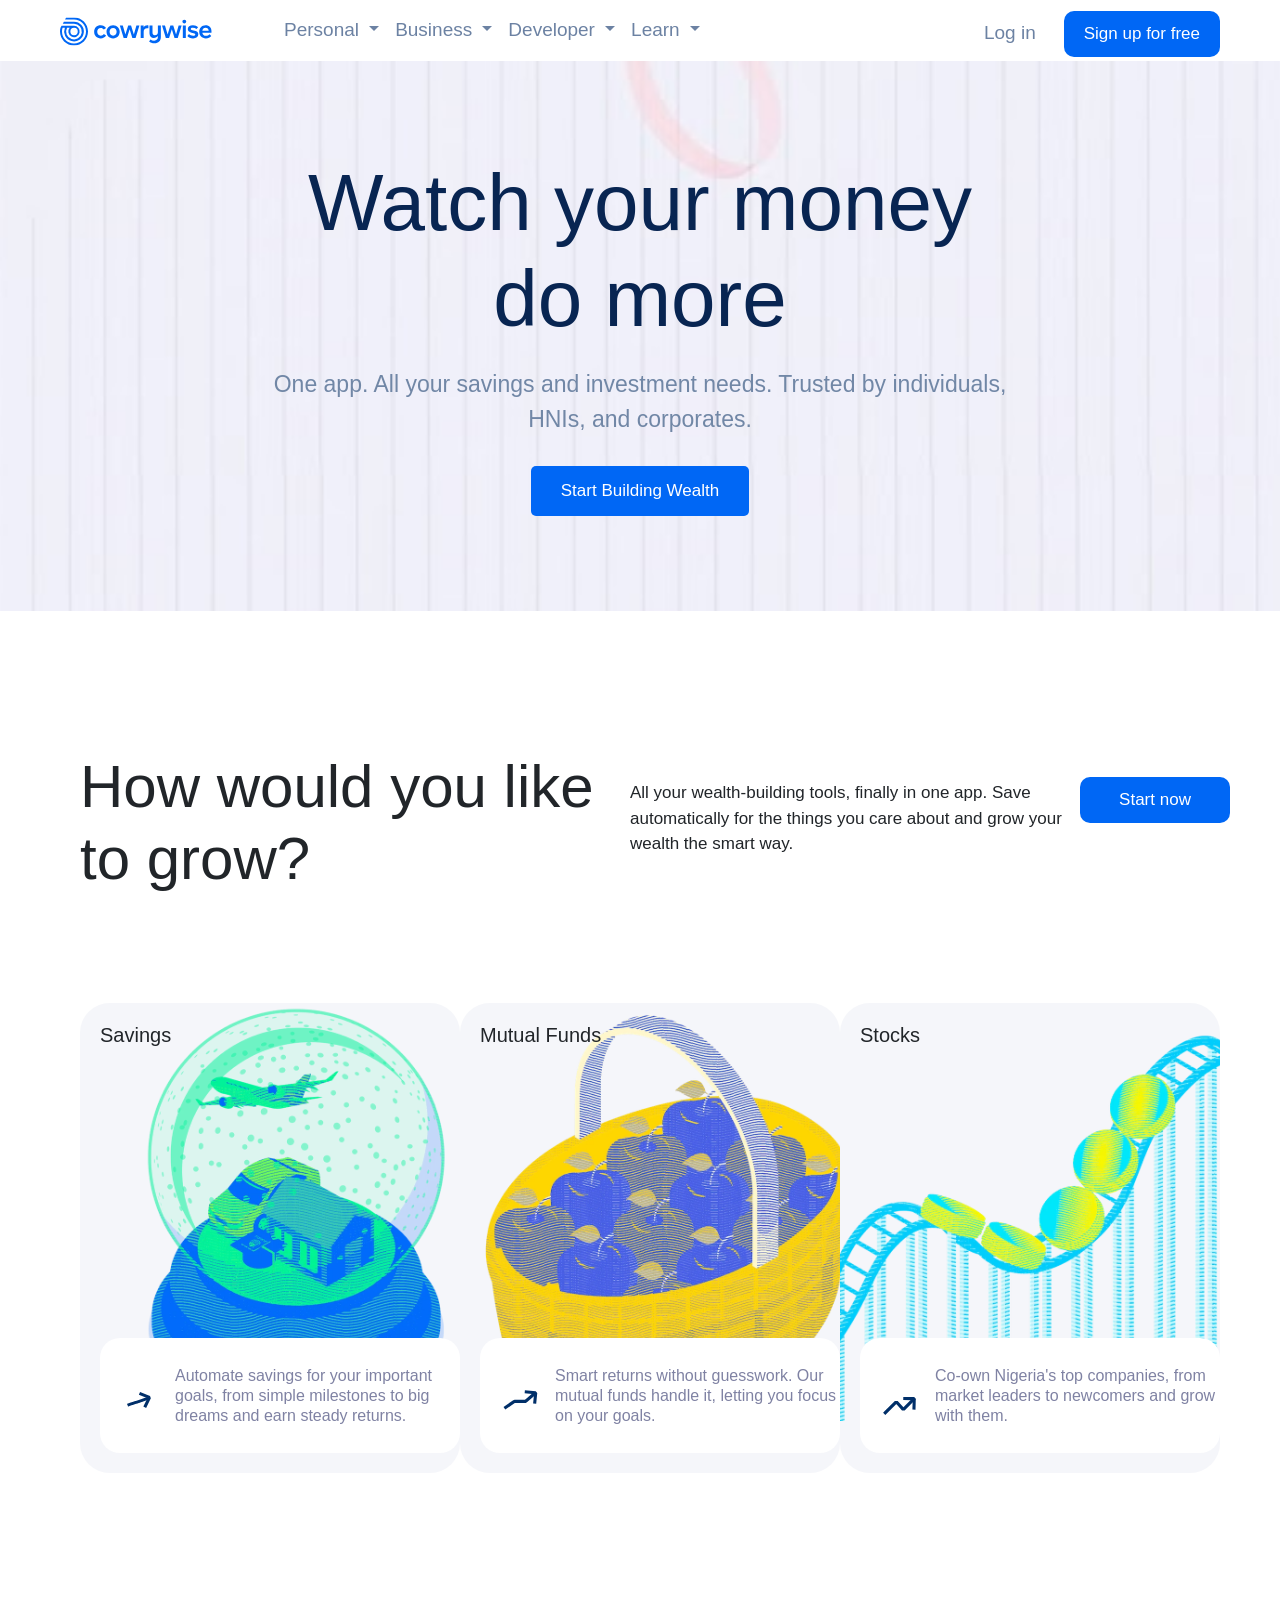
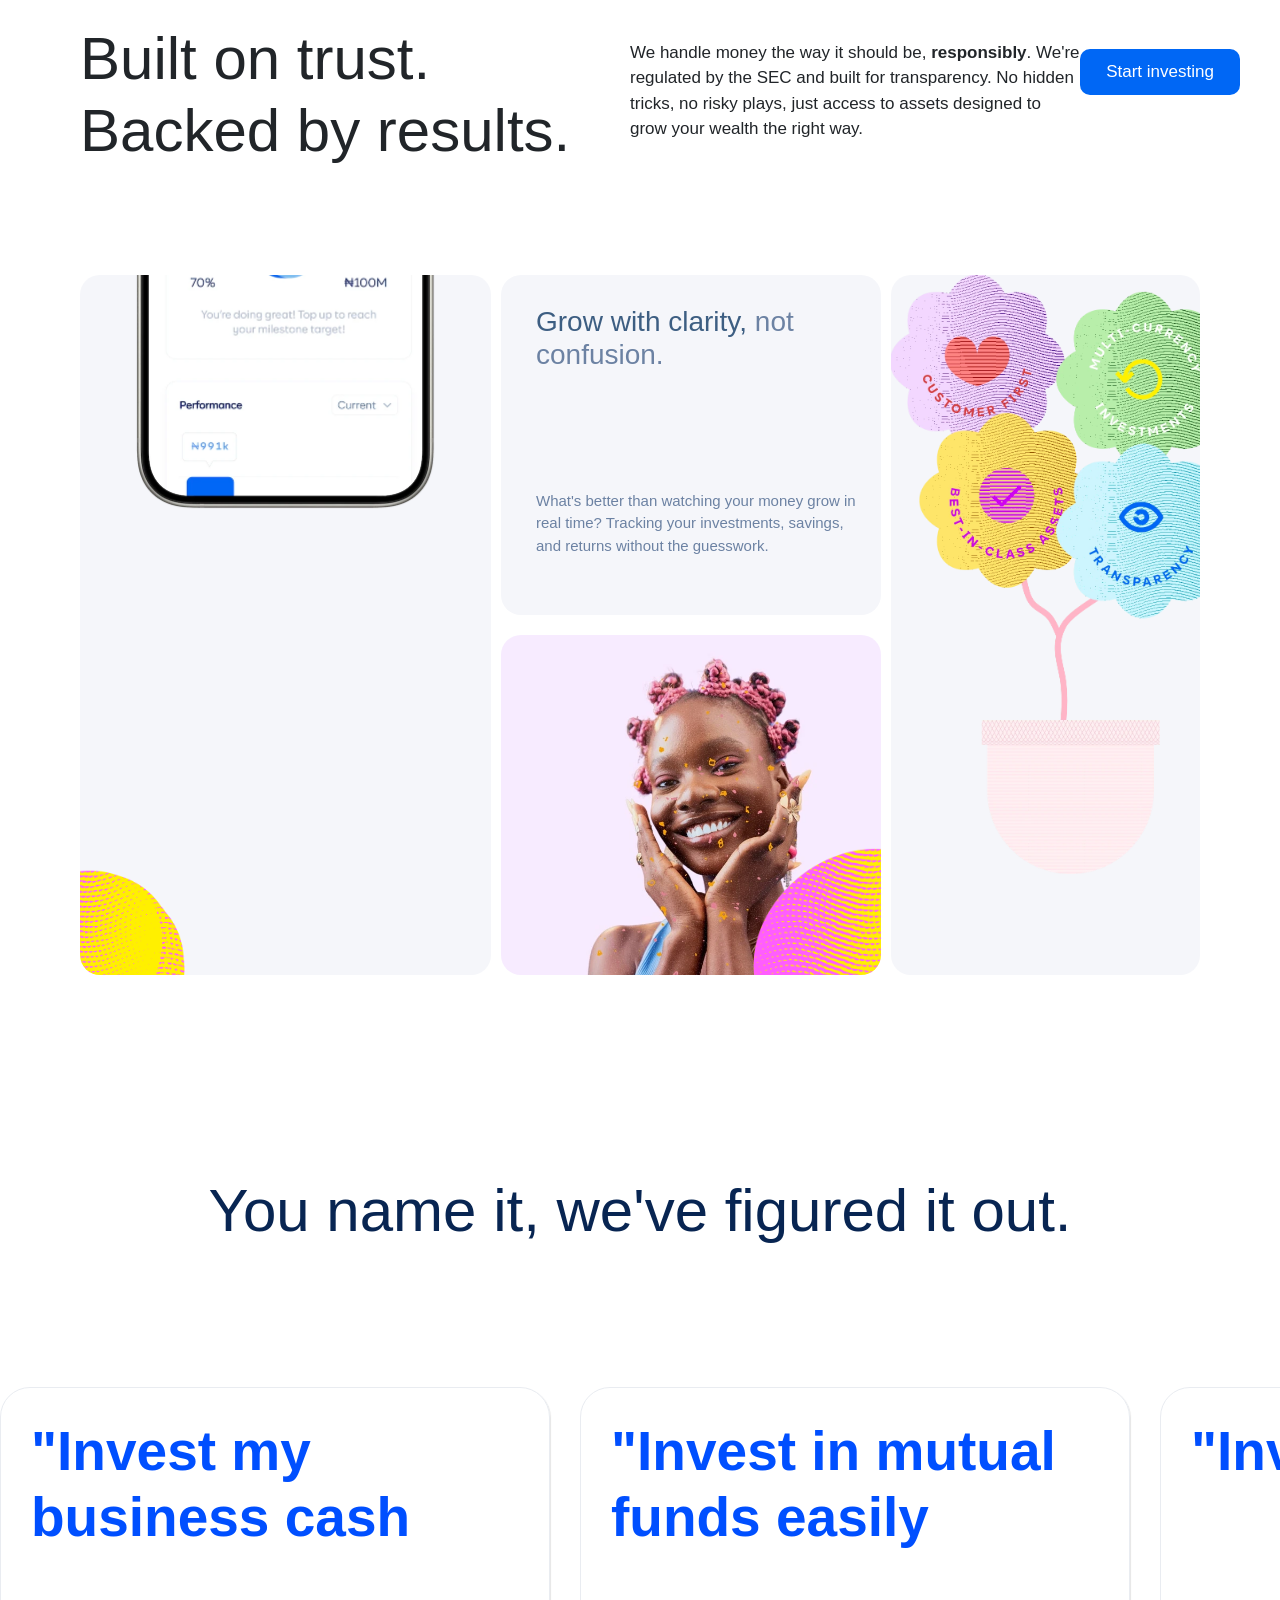
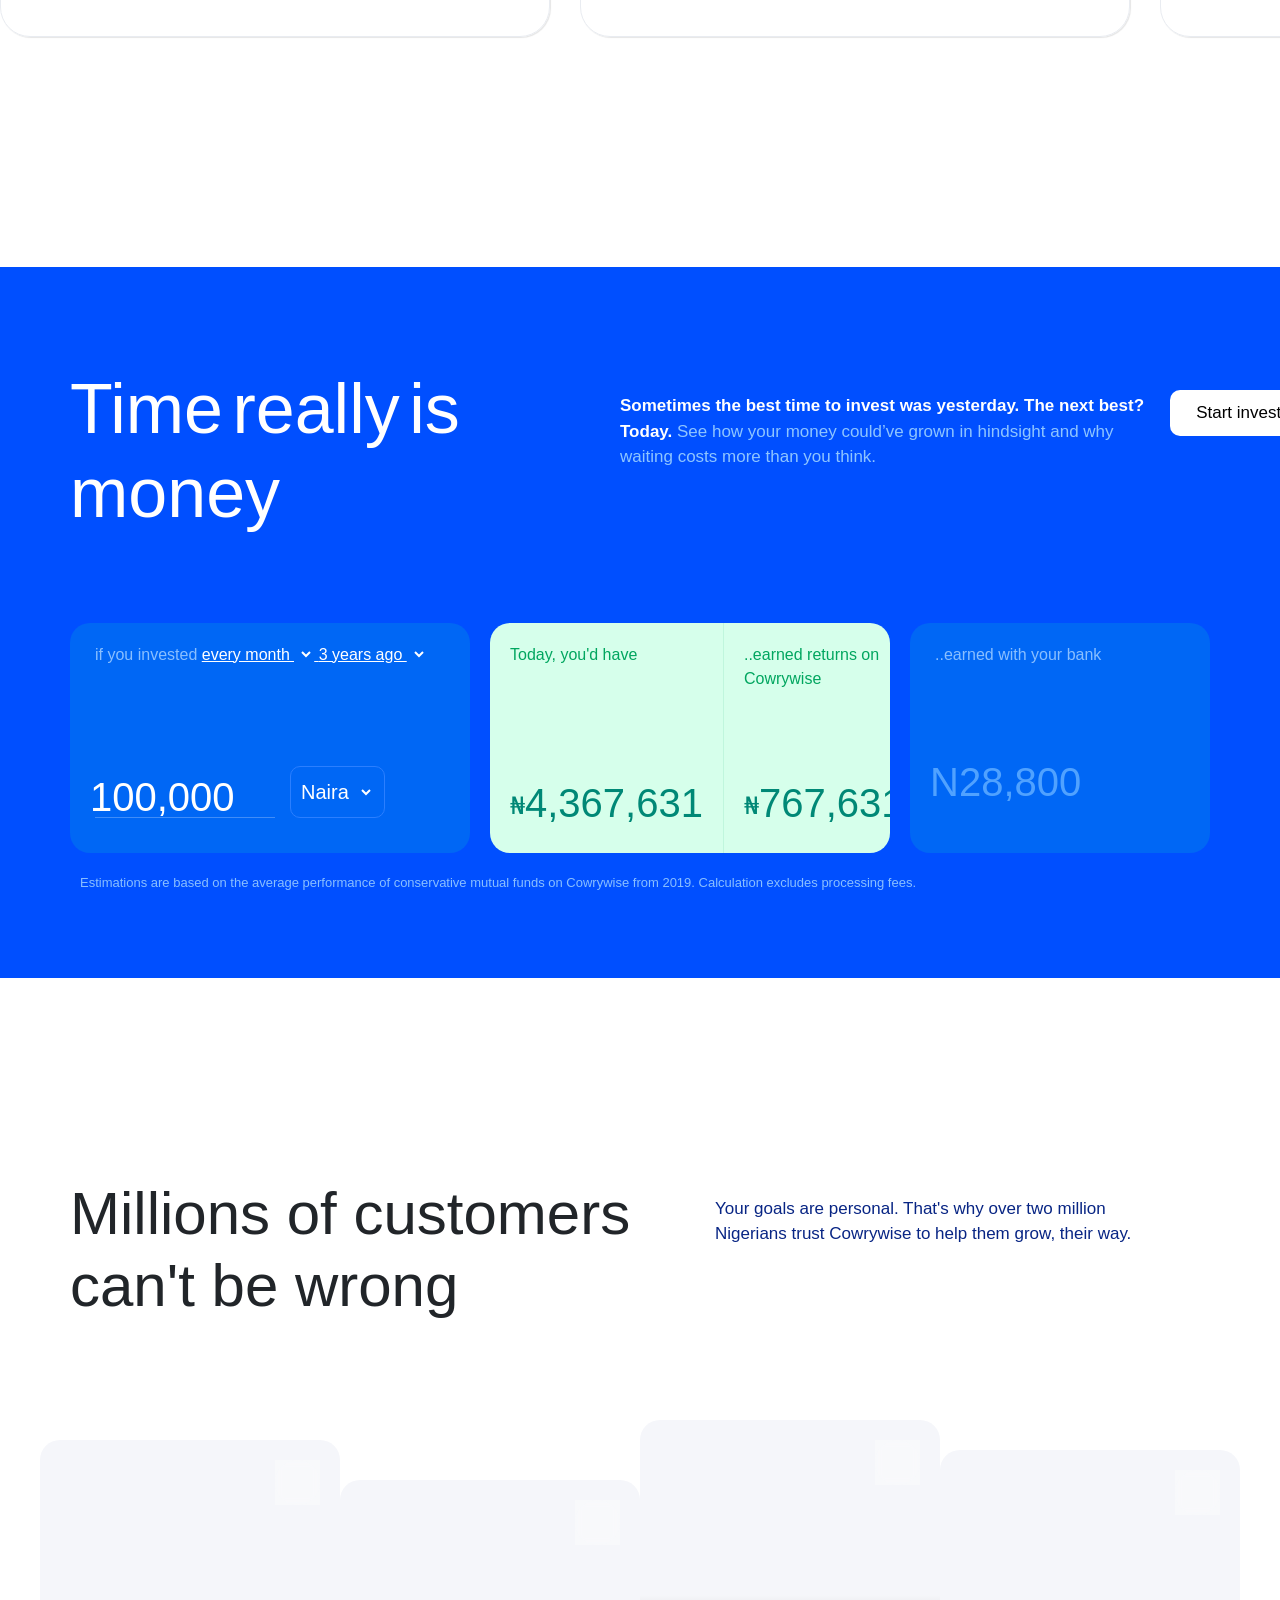
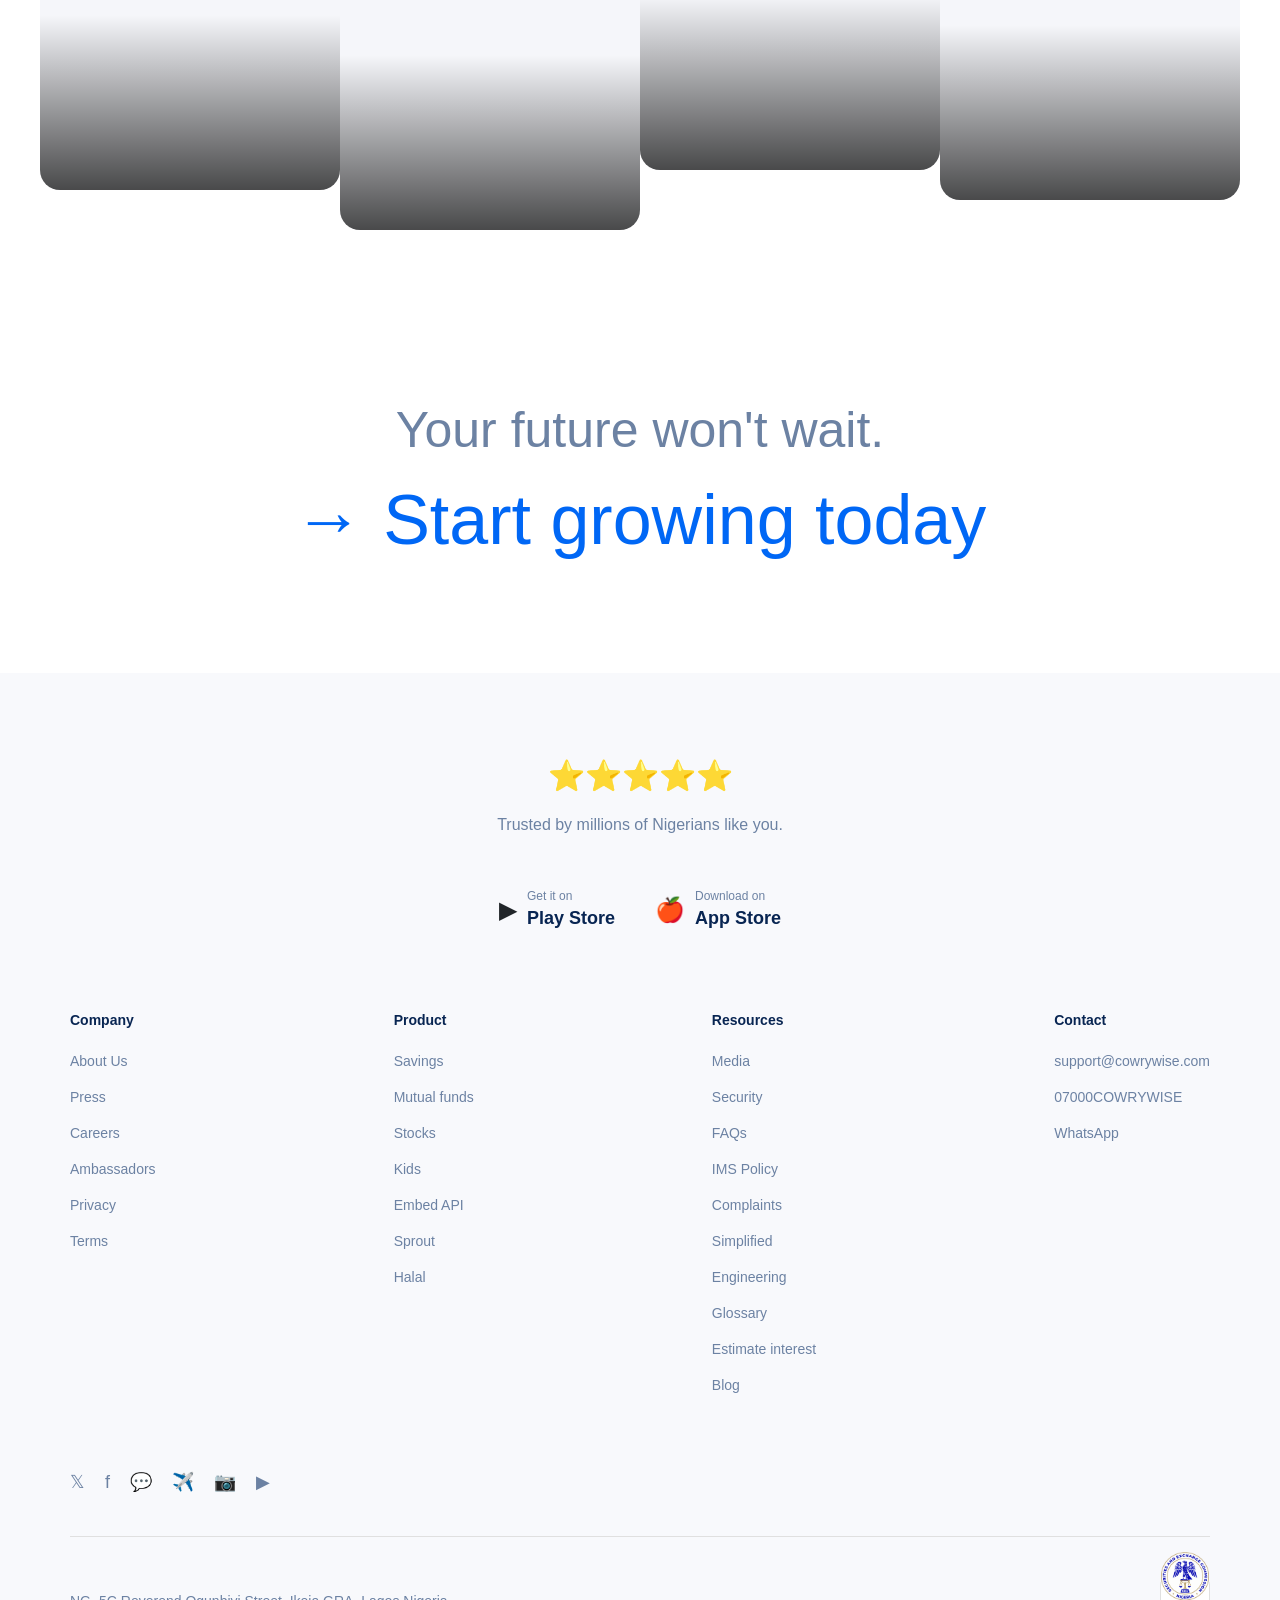
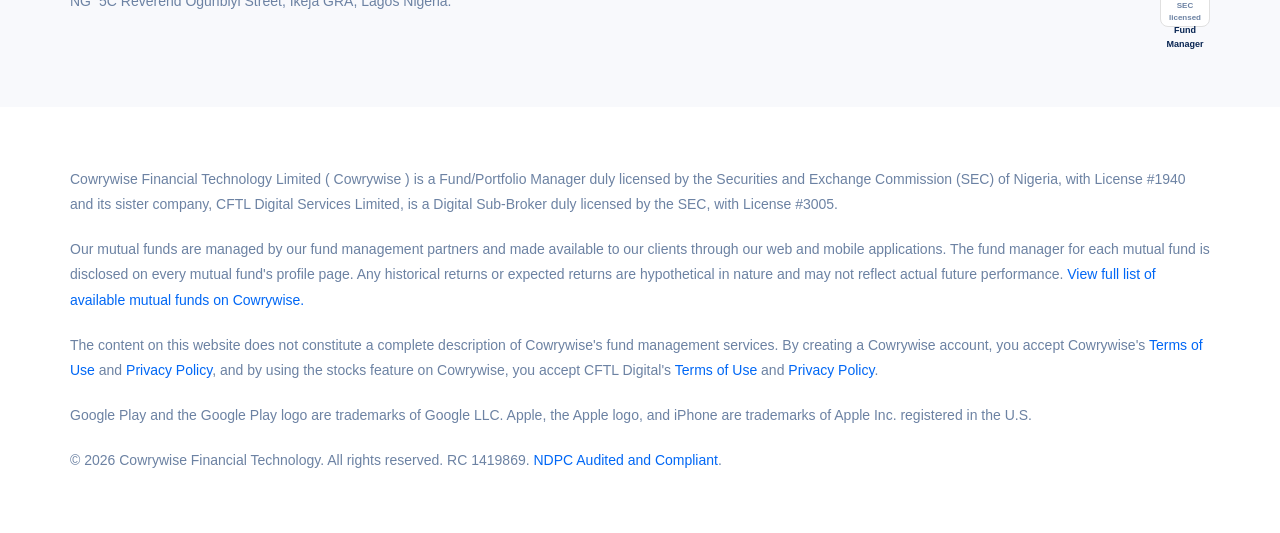
<file: index.html>
﻿<!DOCTYPE html>
<html lang="en">

<head>
  <meta charset="UTF-8">
  <meta name="viewport" content="width=device-width, initial-scale=1.0">
  <title>Cowrywise</title>
  <link href="https://cdn.jsdelivr.net/npm/bootstrap@5.3.8/dist/css/bootstrap.min.css" rel="stylesheet">
  <link href="https://fonts.googleapis.com/css2?family=DM+Sans:wght@400;500;600;700&display=swap" rel="stylesheet">
  <link rel="stylesheet" href="style.css">
</head>

<body>
  <nav class="navbar navbar-expand-lg bg-body-transparent bg-white sticky-top" style="padding: 4px 0px 4px 0px;">
    <div class="container-fluid mx-5" style="font-family: 'Anton', sans-serif;">
      <a class="navbar-brand" href="#">
        <img src="./Images/Cowry logo.svg" alt="Cowrywise Logo" class="cowry-logo">
      </a>
      <button class="navbar-toggler" type="button" data-bs-toggle="collapse" data-bs-target="#navbarSupportedContent"
        aria-controls="navbarSupportedContent" aria-expanded="false" aria-label="Toggle navigation">
        <span class="navbar-toggler-icon"></span>
      </button>
      <div class="collapse navbar-collapse" id="navbarSupportedContent">
        <ul class="navbar-nav me-auto mb-2 mb-lg-0 ms-lg-5">
          <li class="nav-item dropdown">
            <a class="nav-link dropdown-toggle" href="#" role="button" data-bs-toggle="dropdown" aria-expanded="false">
              Personal
            </a>
            <ul class="dropdown-menu drome px-4 py-0 mt-3 shadow-lg">
              <div class="d-flex">
                <div class="border border-start-0 border-top-0 border-bottom-0">
                  <a class="d-flex align-items-center text-decoration-none gap-3 px-3">
                    <img src="./Images/saving.svg" alt="" style="width: 10%;">
                    <div>
                      <p class="mb-0" href="#"
                        style="padding-top: 20px; color: #082552; font-weight: 700;font-size: 17px;">Savings</p>
                      <p style="color: #6c82a3; font-size: 14px;">Save and earn amazing returns</p>
                    </div>
                  </a>
                  <a class="d-flex align-items-center text-decoration-none gap-3 px-3">
                    <img src="./Images/saving.svg" alt="" style="width: 10%;margin-bottom: 15px">
                    <div>
                      <p class="mb-0" href="#" style="color: #082552; font-weight: 700;font-size: 17px;">Mutual Funds
                      </p>
                      <p style="color: #6c82a3; font-size: 14px;">Grow your wealth without changing charts</p>
                    </div>
                  </a>
                  <a class="d-flex align-items-center text-decoration-none gap-3 px-3">
                    <img src="./Images/saving.svg" alt="" style="width: 10%;margin-bottom: 15px">
                    <div>
                      <p class="mb-0" href="#" style="color: #082552; font-weight: 700;font-size: 17px;">Stocks</p>
                      <p style="color: #6c82a3; font-size: 14px;">Own a slice of tope Nigeria's companies</p>
                    </div>
                  </a>
                </div>
                <div class="py-3 px-3">
                  <!-- <li><hr class="dropdown-divider"></li> -->
                  <li style="margin-left: 15px; font-weight: 500; font-size: 17px;">Growth Tools</li>
                  <li><a class="dropdown-item" href="#" style="color: #6c82a3;">Estimate your intrests</a></li>
                  <li><a class="dropdown-item" href="#" style=" color: #6c82a3;">Know your risk appetite</a></li>
                  <li><a class="dropdown-item" href="#" style="color: #6c82a3;">Plan your child's education</a></li>
                </div>
              </div>
            </ul>
          </li>
          <li class="nav-item dropdown">
            <a class="nav-link dropdown-toggle" href="#" role="button" data-bs-toggle="dropdown" aria-expanded="false">
              Business
            </a>
            <ul class="dropdown-menu drome2 px-4 py-0 mt-3 shadow-lg">
              <div class="d-flex">
                <a class="d-flex align-items-center text-decoration-none gap-3 px-3">
                  <img src="./Images/Sprout.svg" alt="" style="width: 10%;">
                  <div>
                    <p class="mb-0" href="#"
                      style="padding-top: 20px; color: #082552; font-weight: 700;font-size: 17px;">Sprout</p>
                    <p style="color: #6c82a3; font-size: 14px;">Put your business ideal cash to work</p>
                  </div>
                </a>
              </div>
            </ul>
          </li>
          <li class="nav-item dropdown">
            <a class="nav-link dropdown-toggle" href="#" role="button" data-bs-toggle="dropdown" aria-expanded="false">
              Developer
            </a>
            <ul class="dropdown-menu drome3 px-4 py-0 mt-3 shadow-lg">
              <div class="d-flex">
                <div class="border border-start-0 border-top-0 border-bottom-0">
                  <a class="d-flex align-items-center text-decoration-none gap-3 px-3">
                    <img src="./Images/Embeded.svg" alt="" style="width: 10%;">
                    <div>
                      <p class="mb-0" href="#"
                        style="padding-top: 20px; color: #082552; font-weight: 700;font-size: 17px;">Embed</p>
                      <p style="color: #6c82a3; font-size: 14px;">Offer investment services in your app</p>
                    </div>
                  </a>
                  <a class="d-flex align-items-center text-decoration-none gap-3 px-3">
                    <img src="./Images/Docs.svg " alt="" style="width: 10%;margin-bottom: 15px">
                    <div>
                      <p class="mb-0" href="#" style="color: #082552; font-weight: 700;font-size: 17px;">Docs</p>
                      <p style="color: #6c82a3; font-size: 14px;">Read how to integrate the Embed API</p>
                    </div>
                  </a>
                </div>
                <div class="py-3 px-3">
                  <!-- <li><hr class="dropdown-divider"></li> -->
                  <li style="margin-left: 15px; font-weight: 500; font-size: 17px;">Connect</li>
                  <li><a class="dropdown-item" href="#" style="color: #6c82a3;">Join Embed on Slack</a></li>
                </div>
              </div>
            </ul>
          </li>
          <li class="nav-item dropdown">
            <a class="nav-link dropdown-toggle" href="#" role="button" data-bs-toggle="dropdown" aria-expanded="false">
              Learn
            </a>
            <ul class="dropdown-menu drome4 px-4 py-0 mt-3 shadow-lg">
              <div class="d-flex">
                <div>
                  <a class="d-flex align-items-center text-decoration-none gap-3 px-3">
                    <img src="./Images/saving.svg" alt="" style="width: 10%;">
                    <div>
                      <p class="mb-0" href="#"
                        style="padding-top: 20px; color: #082552; font-weight: 700;font-size: 17px;">Glossary</p>
                      <p style="color: #6c82a3; font-size: 14px;">Learn from curationof simple money terms</p>
                    </div>
                  </a>
                  <a class="d-flex align-items-center text-decoration-none gap-3 px-3">
                    <img src="./Images/saving.svg" alt="" style="width: 10%;margin-bottom: 15px">
                    <div>
                      <p class="mb-0" href="#" style="color: #082552; font-weight: 700;font-size: 17px;">Blog</p>
                      <p style="color: #6c82a3; font-size: 14px;">Announcements, articles and stories</p>
                    </div>
                  </a>
                  <a class="d-flex align-items-center text-decoration-none gap-3 px-3">
                    <img src="./Images/saving.svg" alt="" style="width: 10%;margin-bottom: 15px">
                    <div>
                      <p class="mb-0" href="#" style="color: #082552; font-weight: 700;font-size: 17px;">Help Center</p>
                      <p style="color: #6c82a3; font-size: 14px;">Everything you need to use Cowrywise</p>
                    </div>
                  </a>
                </div>
              </div>
            </ul>
          </li>
        </ul>
        <div class="d-flex gap-2 flex-lg-row flex-column mt-2 mt-lg-0" role="search">
          <a href="login.html" class="login text-decoration-none">Log in</a>
          <button class="btn-signin"><a href="signin.html" style="color: #fff; text-decoration: none;"> Sign up for
              free</a></button>
        </div>
      </div>
    </div>
  </nav>

  <div class="cowry-bg" style="margin-bottom: 100px;">
    <div class="hero-element">
      <!-- <img src="./Images/cowry bg.jfif" alt="" class="cowry-bg" style="width: 100%; padding-top: 10px;"> -->
      <h1 class="Main-text">Watch your money do more</h1>
      <p class="Sub-text">One app. All your savings and investment needs. Trusted by individuals, HNIs, and corporates.
      </p>
      <button class="btn-startup ">Start Building Wealth</button>
    </div>
  </div>

  <section style="padding-top: 20px; margin-top: 50px; padding: 40px 80px;">
    <div class="section1"
      style="display: flex; justify-content: space-between; align-items: center; margin-bottom: 100px;">
      <div>
        <h1 style="width: 550px; font-size: 60px; font-weight: 400;">How would you like to grow?</h1>
      </div>
      <div>
        <p style="width: 450px; font-size: 17px;">All your wealth-building tools, finally in one app. Save automatically
          for the things you care about and grow your wealth the smart way.</p>
      </div>
      <div>
        <button class="btn-signin" style="width: 150px; margin-bottom: 60px;">Start now</button>
      </div>
    </div>

    <div class="section2" style="margin-top: 50px;display: flex; justify-content: space-between; margin-bottom: 50px;">
      <div class="grid1"
        style="display: flex; justify-content: space-between; flex-direction: column; padding-bottom: 20px;">
        <h1 style="font-size: 20px; padding: 20px;">Savings</h1>
        <div class="grid2" style="display: flex; padding-bottom: 10px;">
          <img src="./Images/savings arrow.svg" alt="" style="width: 50px; margin-top: 20px; margin-left: 15px; ">
          <p
            style="margin-top: 28px; margin-left: 10px; font-size: 16px; width: 300px; line-height: 20px; color: #7f82a3;">
            Automate savings for your important goals, from simple milestones to big dreams and earn steady returns.</p>
        </div>
      </div>

      <div class="grid-fund"
        style="display: flex; justify-content: space-between; flex-direction: column; padding-bottom: 20px;">
        <h1 style="font-size: 20px; padding: 20px;">Mutual Funds</h1>
        <div class="grid2" style="display: flex; padding-bottom: 10px;">
          <img src="./Images/arrow funds.svg" alt="" style="width: 50px; margin-top: 20px; margin-left: 15px; ">
          <p
            style="margin-top: 28px; margin-left: 10px; font-size: 16px; width: 300px; line-height: 20px; color: #7f82a3;">
            Smart returns without guesswork. Our mutual funds handle it, letting you focus on your goals.</p>
        </div>
      </div>
      <div class="grid-stock"
        style="display: flex; justify-content: space-between; flex-direction: column; padding-bottom: 20px;">
        <h1 style="font-size: 20px; padding: 20px;">Stocks</h1>
        <div class="grid2" style="display: flex;">
          <img src="./Images/arrow stocks.svg" alt="" style="width: 50px; margin-top: 20px; margin-left: 15px; ">
          <p
            style="margin-top: 28px; margin-left: 10px; font-size: 16px; width: 300px; line-height: 20px; color: #7f82a3;">
            Co-own Nigeria's top companies, from market leaders to newcomers and grow with them. </p>
        </div>
      </div>
    </div>


    <div class="section3"
      style="display: flex; justify-content: space-between; align-items: center; padding-top: 50px; padding-bottom: 100px;">
      <div>
        <h1 style="width: 550px; font-size: 60px; font-weight: 400;">Built on trust.
          Backed by results.</h1>
      </div>
      <div>
        <p style="width: 450px; font-size: 17px;">We handle money the way it should be, <span
            style="font-weight: bold;">responsibly</span>. We're regulated by the SEC and built for transparency. No
          hidden tricks, no risky plays, just access to assets designed to grow your wealth the right way.</p>
      </div>
      <div>
        <button class="btn-signin" style="width: 160px; margin-bottom: 60px;">Start investing</button>
      </div>
    </div>


    <div class="section4" style="display: flex; justify-content: space-between; margin-bottom: 150px; gap: 10px;">
      <div class="pics1">
      </div>

      <div class="group-middle">
        <div class="first" style="display: flex; flex-direction: column;">
          <h1 style="padding: 30px 35px; font-size: 28px; font-weight: 500; width: 340px; color: #3d5e82;">
            Grow with clarity, <span style="color: #6c82a3;">not confusion.</span>
          </h1>
          <p style="font-size: 15px;padding: 30px 35px; color:  #6c82a3; margin-top: 50px; width: 395px;">What's better
            than watching your money grow in real time? Tracking your investments, savings, and returns without the
            guesswork.</p>

        </div>
        <div class="second">

        </div>

      </div>

      <div class="pics2">

      </div>

    </div>

    </div>
    </div>
    </div>

    <div>
      <h1 style="font-size: 60px; text-align: center; margin-bottom: 100px; color: #082552; font-weight: 400;">You name
        it, we've figured it out.</h1>
    </div>
  </section>

  <!-- <marquee scrollamount="9" direction="left"> -->
  <div class="marquee-wrapper">
    <div class="marquee-content" style="display: flex; gap: 30px; align-items: center; ">


      <div class="moving-ads">
        <h1 class="ads-content">"Invest my business cash</h1>
      </div>

      <div class="moving-ads">
        <h1 class="ads-content">"Invest in mutual funds easily</h1>
      </div>

      <div class="moving-ads">
        <h1 class="ads-content">"Invest in stocks</h1>
      </div>

      <div class="moving-ads">
        <h1 class="ads-content">"Automate and build my savings</h1>
      </div>

      <div class="moving-ads">
        <h1 class="ads-content">"Access Naira and USD Investments</h1>
      </div>

      <div class="moving-ads">
        <h1 class="ads-content">"Get better returns on money</h1>
      </div>





      <div class="moving-ads">
        <h1 class="ads-content">"Invest my business cash</h1>
      </div>

      <div class="moving-ads">
        <h1 class="ads-content">"Invest in mutual funds easily</h1>
      </div>

      <div class="moving-ads">
        <h1 class="ads-content">"Invest in stocks</h1>
      </div>

      <div class="moving-ads">
        <h1 class="ads-content">"Automate and build my savings</h1>
      </div>

      <div class="moving-ads">
        <h1 class="ads-content">"Access Naira and USD Investments</h1>
      </div>

      <div class="moving-ads">
        <h1 class="ads-content">"Get better returns on money</h1>
      </div>
    </div>
    <!-- </marquee> -->
  </div>


  <section class="blue-part" style="padding: 0px 70px 70px 70px; background-color: #004fff;">
    <div class="section5"
      style="display: flex; justify-content: space-between; align-items: center; padding-top: 50px; padding-bottom: 60px;">
      <div style="margin-bottom: 20px;">
        <h1
          style="width: 550px; font-size: 70px; font-weight: 400; color: white; word-spacing: -10px; margin-top: 50px;">
          Time really is money</h1>
      </div>
      <div>
        <p style="width: 550px; font-size: 17px; color: #8ec5ff;"> <span
            style="font-weight: 600; color: white;">Sometimes the best time to invest was yesterday. The next best?
            Today.</span> See how your money could’ve grown in hindsight and why waiting costs more than you think.</p>
      </div>
      <div>
        <button class="btn-signin2" style="width: 160px; margin-bottom: 60px;">Start investing</button>
      </div>
    </div>

    <div class="section6" style="display: flex; gap: 20px; ">
      <div class="subsection61"
        style="position: relative; max-width: 400px; width: 100%; height: 230px; background-color: #0067f5; margin-bottom: 20px; border: none; border-radius: 20px;">
        <p style="padding: 20px 25px; color: #89bfff; font-weight: 500;">if you invested <span
            style=" text-decoration: underline; color: white; font-weight: 400;">every month
            <select name="" id="" style="background-color: #0067f5; border: none; color: white;"></select>
          </span> <span style="text-decoration: underline; color: white;">3 years ago
            <select name="" id="" style="background-color: #0067f5; border: none; color: white;"></select>
          </span></p>


        <div>
          <p
            style="position: absolute; bottom: 10px; padding-left: 20px; font-size: 40px;color: white; font-weight: 500;">
            100,000</p>
          <button
            style="padding: 10px 10px 10px 10px; background: none; border: 1px solid #2b7fff; border-radius: 10px; color: white; position: absolute; bottom: 35px; margin-left: 220px; font-size: 20px; ">
            Naira
            <select name="" id="" style="background-color: #0067f5; border: none; color: white;"></select>
          </button>
          <hr style="color: white; width: 180px; margin-top: 130px; margin-left: 25px;">
        </div>

      </div>
      <div class="subsection62" style="
    display: flex; 
    max-width: 700px; 
    width: 100%; 
    height: 230px; 
    background-color: #d6ffeb; 
    margin-bottom: 20px; 
    border-radius: 20px; 
    overflow: hidden;">

        <div class="manny" style="flex: 1; 
      display: flex; 
      flex-direction: column; 
      justify-content: space-between; 
      padding: 20px; 
      border-right: 1px solid rgba(0, 166, 95, 0.1);">

          <p style="margin: 0; color: #00a65f; font-weight: 500;">Today, you'd have</p>
          <p style="margin: 0; color: #008876; font-weight: 500; font-size: clamp(24px, 4vw, 40px);">
            <small style="font-size: 0.6em; vertical-align: middle;">₦</small>4,367,631
          </p>
        </div>

        <div class="manny" style="
      flex: 1; 
      display: flex; 
      flex-direction: column; 
      justify-content: space-between; 
      padding: 20px;">

          <p style="margin: 0; color: #00a65f; font-weight: 500;">..earned returns on Cowrywise</p>
          <p style="margin: 0; color: #008876; font-weight: 500; font-size: clamp(24px, 4vw, 40px);">
            <small style="font-size: 0.6em; vertical-align: middle;">₦</small>767,631
          </p>
        </div>

      </div>

      <div class="subsection61"
        style="position: relative; max-width: 300px; width: 100%;  height: 230px; background-color: #0067f5; border: none; border-radius: 20px;">
        <p style="padding: 20px 25px; color: #89bfff; font-weight: 500;">..earned with your bank</p>
        <p class="money"
          style="position: absolute; bottom: 25px; padding-left: 20px; font-size: 40px;color: #50a2ff; font-weight: 00;">
          N28,800</p>
      </div>
    </div>

    <p class="estim" style="font-size: 13px; padding-left: 10px; color: #89bfff;">Estimations are based on the average
      performance of conservative mutual funds on Cowrywise from 2019. Calculation excludes processing fees.</p>
  </section>



  <section style="padding: 150px 70px 70px 70px; background-color: white; justify-content: center;">
    <div class="section7" style="display: flex; justify-content: space-between; align-items: center;">
      <div>
        <h1 style="width:600px; font-size: 60px; font-weight: 400; margin-top: 50px;">Millions of customers can't be
          wrong</h1>
      </div>
      <div>
        <p style="width: 450px; font-size: 17px; color: #082584;">Your goals are personal. That's why over two million
          Nigerians trust Cowrywise to help them grow, their way.</p>
      </div>
      <div>
        <!-- <button class="btn-signin" style="width: 150px; margin-bottom: 60px;">Start now</button> -->
      </div>
    </div>
    </div>

  </section>


  <section class="section8" style="padding: 0px 100px; background-color: white;">
    <div style="justify-content: center;">

      <div style="display: flex; justify-content: center; gap: -100px;">

        <div class="video-card video1"
          style="width: 300px; height: 350px; background-color: #f5f6fa; margin-bottom: 20px; border: none; border-radius: 20px; margin-top: 40px;">
          <video autoplay muted loop playsinline class="bg-video" src="./Videos/video1.mp4
          "></video>
          <div class="video-overlay">
            <p
              style="position: absolute; bottom: -280px; font-weight: 700; text-shadow: 2px 2px 4px rgba(0, 0, 0, 0.5); font-size: 20px; line-height: 20px;">
              "It impacted my finances positively."</p>
            <span
              style="position: absolute; bottom: -285px;font-size: 13px; text-shadow: 2px 2px 4px rgba(0, 0, 0, 0.5);">Moyosoluwa
              / customer since '21</span>
            <!-- <button style="background: none; border: none;">&#9654;</button> -->
            <div class="play-button">
              <div class="play-triangle"></div>
            </div>
          </div>
        </div>


        <div style="display: flex;"></div>
        <div class="video-card video2"
          style="width: 300px; height: 350px; background-color: #f5f6fa; margin-bottom: 20px; border: none; border-radius: 20px; margin-top: 80px;">
          <video autoplay muted loop playsinline class="bg-video" src="./Videos/video2.mp4
          "></video>
          <div class="video-overlay">
            <p
              style="position: absolute; bottom: -280px; font-weight: 700; text-shadow: 2px 2px 4px rgba(0, 0, 0, 0.5); font-size: 20px; line-height: 20px;">
              "Makes my money work for me"</p>
            <span
              style="position: absolute; bottom: -285px;font-size: 13px; text-shadow: 2px 2px 4px rgba(0, 0, 0, 0.5);">Conscience
              / customer since '20</span>
            <!-- <button style="background: none; border: none;">&#9654;</button> -->
            <div class="play-button">
              <div class="play-triangle"></div>
            </div>
          </div>
        </div>

        <div style="display: flex;"></div>
        <div class="video-card video3"
          style="width: 300px; height: 350px; background-color: #f5f6fa; margin-bottom: 20px; border: none; border-radius: 20px; margin-top: 20px;">
          <video autoplay muted loop playsinline class="bg-video" src="./Videos/video3.mp4
          "></video>
          <div class="video-overlay">
            <p
              style="position: absolute; bottom: -280px; font-weight: 700; text-shadow: 2px 2px 4px rgba(0, 0, 0, 0.5); font-size: 20px; line-height: 20px;">
              "Helped improve my saving habits."</p>
            <span
              style="position: absolute; bottom: -285px;font-size: 13px; text-shadow: 2px 2px 4px rgba(0, 0, 0, 0.5);">Funmilola
              / customer since '20</span>
            <!-- <button style="background: none; border: none;">&#9654;</button> -->
            <div class="play-button">
              <div class="play-triangle"></div>
            </div>

          </div>
        </div>

        <div style="display: flex;"></div>
        <div class="video-card video4"
          style="width: 300px; height: 350px; background-color: #f5f6fa; margin-bottom: 20px; border: none; border-radius: 20px; margin-top: 50px;">
          <video autoplay muted loop playsinline class="bg-video" src="./Videos/video4.mp4
          "></video>
          <div class="video-overlay">
            <p
              style="position: absolute; bottom: -280px; font-weight: 700; text-shadow: 2px 2px 4px rgba(0, 0, 0, 0.5); font-size: 20px; line-height: 20px;">
              "Helped me stay consistent"</p>
            <span
              style="position: absolute; bottom: -285px;font-size: 13px; text-shadow: 2px 2px 4px rgba(0, 0, 0, 0.5);">Oyindamola
              / customer since '23</span>
            <!-- <button style="background: none; border: none;">&#9654;</button> -->
            <div class="play-button">
              <div class="play-triangle"></div>
            </div>

          </div>

        </div>
      </div>

    </div>

    </div>

  </section>

  <section style="margin-top: 150px;">
    <div>
      <h1 style="font-size: 50px; text-align: center; color: #6c82a3  ; font-weight: 400;">
        Your future won't wait.
      </h1>
      <p style="font-size: 70px; text-align: center; margin-bottom: 100px; color: #0067f5  ; font-weight: 400;">
        → Start growing today
      </p>
    </div>

  </section>



  <script src="https://cdn.jsdelivr.net/npm/bootstrap@5.3.8/dist/js/bootstrap.bundle.min.js"></script>

  <!-- Footer Section -->
  <footer style="background-color: #f8f9fc; padding: 80px 70px; margin-top: 100px;">
    <!-- Stars and Trust Section -->
    <div style="text-align: center; margin-bottom: 50px;">
      <div style="font-size: 30px; margin-bottom: 15px;">
        ⭐⭐⭐⭐⭐
      </div>
      <p style="color: #6c82a3; font-size: 16px; margin: 0;">Trusted by millions of Nigerians like you.</p>
    </div>

    <!-- Download Buttons Section -->
    <div style="display: flex; justify-content: center; gap: 40px; margin-bottom: 80px;">
      <div style="display: flex; align-items: center; gap: 10px;">
        <span style="font-size: 24px;">▶</span>
        <div>
          <p style="font-size: 12px; color: #6c82a3; margin: 0;">Get it on</p>
          <p style="font-size: 18px; font-weight: 600; color: #082552; margin: 0;">Play Store</p>
        </div>
      </div>
      <div style="display: flex; align-items: center; gap: 10px;">
        <span style="font-size: 24px;">🍎</span>
        <div>
          <p style="font-size: 12px; color: #6c82a3; margin: 0;">Download on</p>
          <p style="font-size: 18px; font-weight: 600; color: #082552; margin: 0;">App Store</p>
        </div>
      </div>
    </div>

    <!-- Footer Navigation -->
    <div class="footer-nav" style="display: flex; justify-content: space-between; margin-bottom: 60px; gap: 60px;">
      <!-- Company Column -->
      <div>
        <h4 style="color: #082552; font-weight: 600; font-size: 14px; margin-bottom: 20px;">Company</h4>
        <ul style="list-style: none; padding: 0; margin: 0;">
          <li style="margin-bottom: 12px;"><a href="#"
              style="color: #6c82a3; text-decoration: none; font-size: 14px;">About Us</a></li>
          <li style="margin-bottom: 12px;"><a href="#"
              style="color: #6c82a3; text-decoration: none; font-size: 14px;">Press</a></li>
          <li style="margin-bottom: 12px;"><a href="#"
              style="color: #6c82a3; text-decoration: none; font-size: 14px;">Careers</a></li>
          <li style="margin-bottom: 12px;"><a href="#"
              style="color: #6c82a3; text-decoration: none; font-size: 14px;">Ambassadors</a></li>
          <li style="margin-bottom: 12px;"><a href="#"
              style="color: #6c82a3; text-decoration: none; font-size: 14px;">Privacy</a></li>
          <li style="margin-bottom: 12px;"><a href="#"
              style="color: #6c82a3; text-decoration: none; font-size: 14px;">Terms</a></li>
        </ul>
      </div>

      <!-- Product Column -->
      <div>
        <h4 style="color: #082552; font-weight: 600; font-size: 14px; margin-bottom: 20px;">Product</h4>
        <ul style="list-style: none; padding: 0; margin: 0;">
          <li style="margin-bottom: 12px;"><a href="#"
              style="color: #6c82a3; text-decoration: none; font-size: 14px;">Savings</a></li>
          <li style="margin-bottom: 12px;"><a href="#"
              style="color: #6c82a3; text-decoration: none; font-size: 14px;">Mutual funds</a></li>
          <li style="margin-bottom: 12px;"><a href="#"
              style="color: #6c82a3; text-decoration: none; font-size: 14px;">Stocks</a></li>
          <li style="margin-bottom: 12px;"><a href="#"
              style="color: #6c82a3; text-decoration: none; font-size: 14px;">Kids</a></li>
          <li style="margin-bottom: 12px;"><a href="#"
              style="color: #6c82a3; text-decoration: none; font-size: 14px;">Embed API</a></li>
          <li style="margin-bottom: 12px;"><a href="#"
              style="color: #6c82a3; text-decoration: none; font-size: 14px;">Sprout</a></li>
          <li style="margin-bottom: 12px;"><a href="#"
              style="color: #6c82a3; text-decoration: none; font-size: 14px;">Halal</a></li>
        </ul>
      </div>

      <!-- Resources Column -->
      <div>
        <h4 style="color: #082552; font-weight: 600; font-size: 14px; margin-bottom: 20px;">Resources</h4>
        <ul style="list-style: none; padding: 0; margin: 0;">
          <li style="margin-bottom: 12px;"><a href="#"
              style="color: #6c82a3; text-decoration: none; font-size: 14px;">Media</a></li>
          <li style="margin-bottom: 12px;"><a href="#"
              style="color: #6c82a3; text-decoration: none; font-size: 14px;">Security</a></li>
          <li style="margin-bottom: 12px;"><a href="#"
              style="color: #6c82a3; text-decoration: none; font-size: 14px;">FAQs</a></li>
          <li style="margin-bottom: 12px;"><a href="#"
              style="color: #6c82a3; text-decoration: none; font-size: 14px;">IMS Policy</a></li>
          <li style="margin-bottom: 12px;"><a href="#"
              style="color: #6c82a3; text-decoration: none; font-size: 14px;">Complaints</a></li>
          <li style="margin-bottom: 12px;"><a href="#"
              style="color: #6c82a3; text-decoration: none; font-size: 14px;">Simplified</a></li>
          <li style="margin-bottom: 12px;"><a href="#"
              style="color: #6c82a3; text-decoration: none; font-size: 14px;">Engineering</a></li>
          <li style="margin-bottom: 12px;"><a href="#"
              style="color: #6c82a3; text-decoration: none; font-size: 14px;">Glossary</a></li>
          <li style="margin-bottom: 12px;"><a href="#"
              style="color: #6c82a3; text-decoration: none; font-size: 14px;">Estimate interest</a></li>
          <li style="margin-bottom: 12px;"><a href="#"
              style="color: #6c82a3; text-decoration: none; font-size: 14px;">Blog</a></li>
        </ul>
      </div>

      <!-- Contact Column -->
      <div>
        <h4 style="color: #082552; font-weight: 600; font-size: 14px; margin-bottom: 20px;">Contact</h4>
        <ul style="list-style: none; padding: 0; margin: 0;">
          <li style="margin-bottom: 12px;"><a href="mailto:support@cowrywise.com"
              style="color: #6c82a3; text-decoration: none; font-size: 14px;">support@cowrywise.com</a></li>
          <li style="margin-bottom: 12px;"><a href="tel:07000COWRYWISE"
              style="color: #6c82a3; text-decoration: none; font-size: 14px;">07000COWRYWISE</a></li>
          <li style="margin-bottom: 12px;"><a href="#"
              style="color: #6c82a3; text-decoration: none; font-size: 14px;">WhatsApp</a></li>
        </ul>
      </div>
    </div>

    <!-- Social Media Icons -->
    <div style="display: flex; gap: 20px; margin-bottom: 40px; padding-bottom: 40px; border-bottom: 1px solid #e0e0e0;">
      <a href="#" style="color: #6c82a3; text-decoration: none; font-size: 18px;">𝕏</a>
      <a href="#" style="color: #6c82a3; text-decoration: none; font-size: 18px;">f</a>
      <a href="#" style="color: #6c82a3; text-decoration: none; font-size: 18px;">💬</a>
      <a href="#" style="color: #6c82a3; text-decoration: none; font-size: 18px;">✈️</a>
      <a href="#" style="color: #6c82a3; text-decoration: none; font-size: 18px;">📷</a>
      <a href="#" style="color: #6c82a3; text-decoration: none; font-size: 18px;">▶</a>
    </div>

    <!-- Footer Bottom -->
    <div style="display: flex; justify-content: space-between; align-items: center;">
      <div style="display: flex; align-items: center; gap: 8px;">
        <span style="color: #6c82a3; font-size: 14px;">NG</span>
        <p style="color: #6c82a3; font-size: 14px; margin: 0;">5C Reverend Ogunbiyi Street, Ikeja GRA, Lagos Nigeria.
        </p>
      </div>
      <div style="display: flex; align-items: center; gap: 10px;">
        <div
          style="width: 50px; height: 50px; background-color: white; border-radius: 8px; display: flex; align-items: center; justify-content: center; border: 1px solid #e0e0e0;">
          <div style="text-align: center;">
            <img src="./Images/sec (1).png" style="width: 100%;" alt="">
            <p style="font-size: 8px; color: #6c82a3; margin: 0; font-weight: 600;">SEC licensed</p>
            <p style="font-size: 9px; color: #082552; margin: 0; font-weight: 700;"> Fund Manager</p>
          </div>
        </div>
      </div>
    </div>
  </footer>

  <!-- Disclaimer Section -->
  <section style="background-color: white; padding: 60px 70px; color: #6c82a3; font-size: 14px; line-height: 1.8;">
    <p style="margin-bottom: 20px;">
      Cowrywise Financial Technology Limited ( Cowrywise ) is a Fund/Portfolio Manager duly licensed by the Securities
      and Exchange Commission (SEC) of Nigeria, with License #1940 and its sister company, CFTL Digital Services
      Limited, is a Digital Sub-Broker duly licensed by the SEC, with License #3005.
    </p>

    <p style="margin-bottom: 20px;">
      Our mutual funds are managed by our fund management partners and made available to our clients through our web and
      mobile applications. The fund manager for each mutual fund is disclosed on every mutual fund's profile page. Any
      historical returns or expected returns are hypothetical in nature and may not reflect actual future performance.
      <a href="#" style="color: #0067f5; text-decoration: none;">View full list of available mutual funds on
        Cowrywise.</a>
    </p>

    <p style="margin-bottom: 20px;">
      The content on this website does not constitute a complete description of Cowrywise's fund management services. By
      creating a Cowrywise account, you accept Cowrywise's <a href="#"
        style="color: #0067f5; text-decoration: none;">Terms of Use</a> and <a href="#"
        style="color: #0067f5; text-decoration: none;">Privacy Policy</a>, and by using the stocks feature on Cowrywise,
      you accept CFTL Digital's <a href="#" style="color: #0067f5; text-decoration: none;">Terms of Use</a> and <a
        href="#" style="color: #0067f5; text-decoration: none;">Privacy Policy</a>.
    </p>

    <p style="margin-bottom: 20px;">
      Google Play and the Google Play logo are trademarks of Google LLC. Apple, the Apple logo, and iPhone are
      trademarks of Apple Inc. registered in the U.S.
    </p>

    <p style="margin-bottom: 0;">
      © 2026 Cowrywise Financial Technology. All rights reserved. RC 1419869. <a href="#"
        style="color: #0067f5; text-decoration: none;">NDPC Audited and Compliant</a>.
    </p>
  </section>

</body>

</html>
</file>
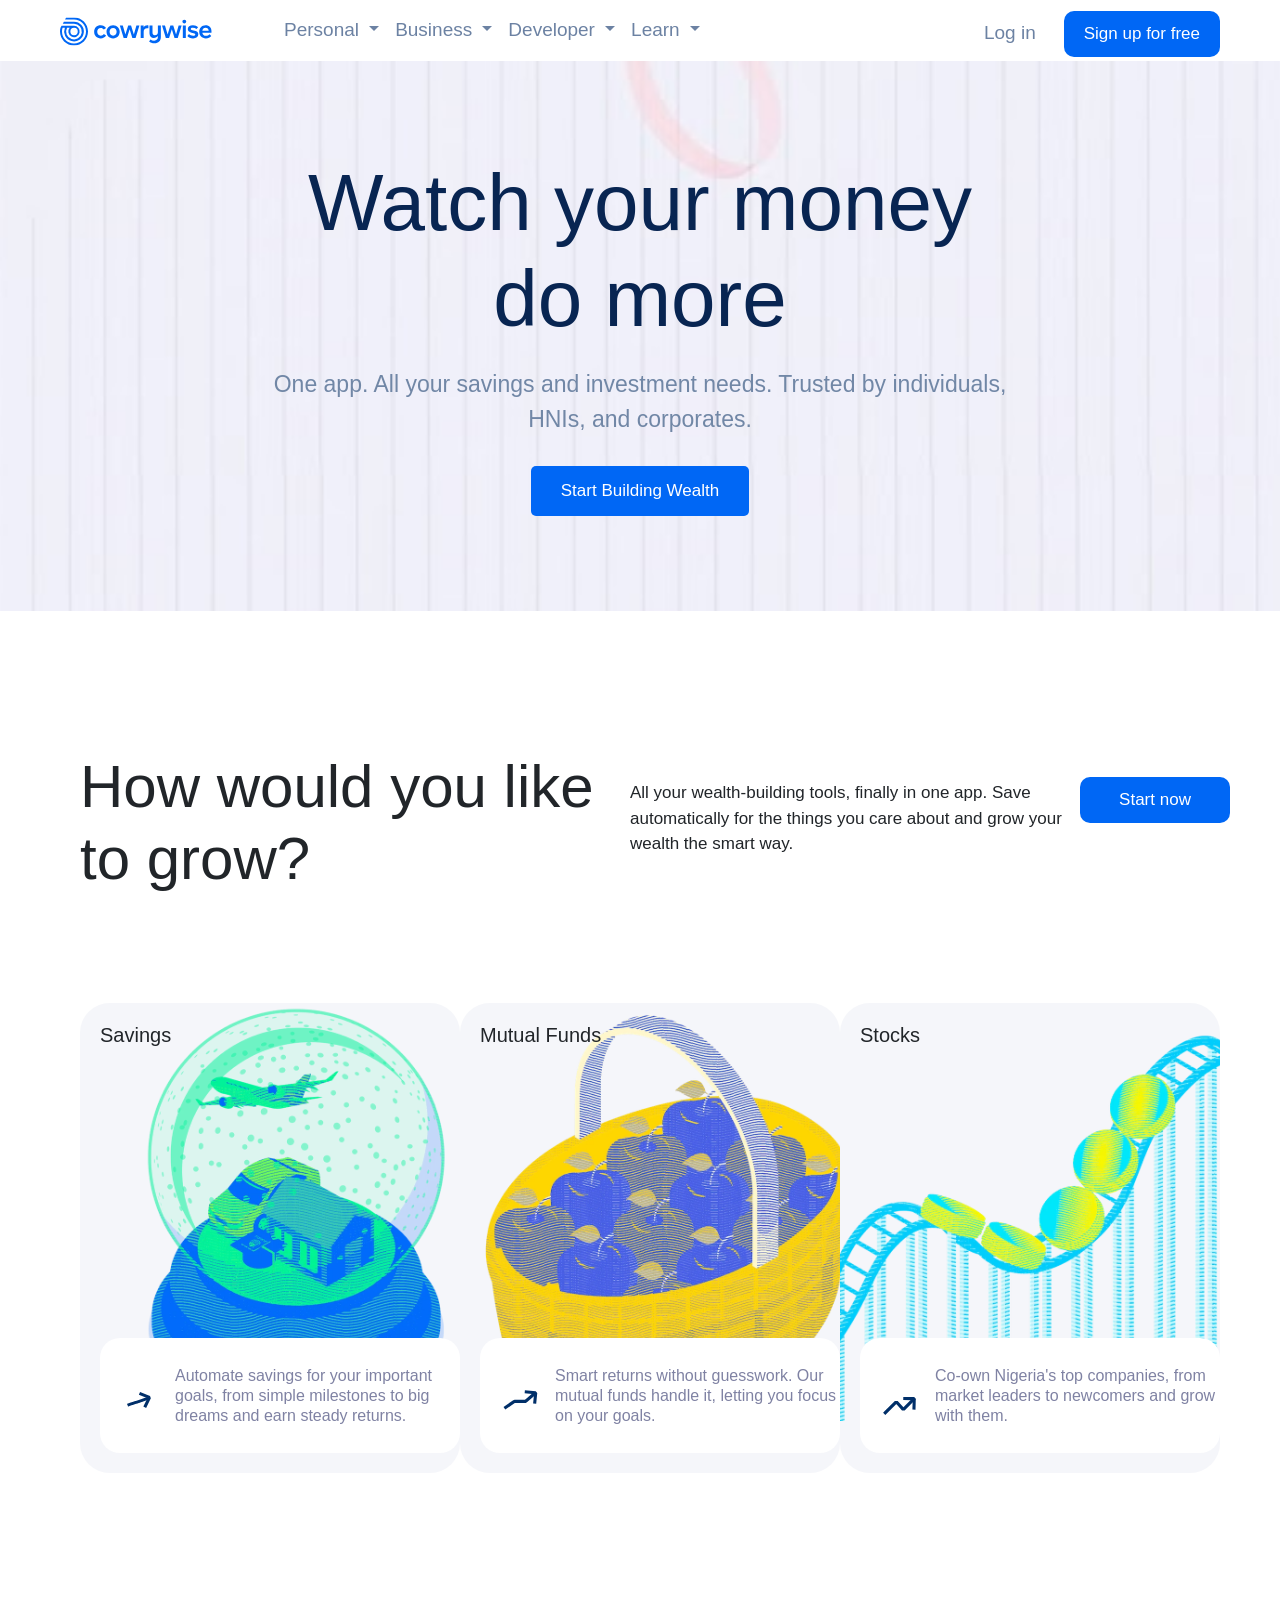
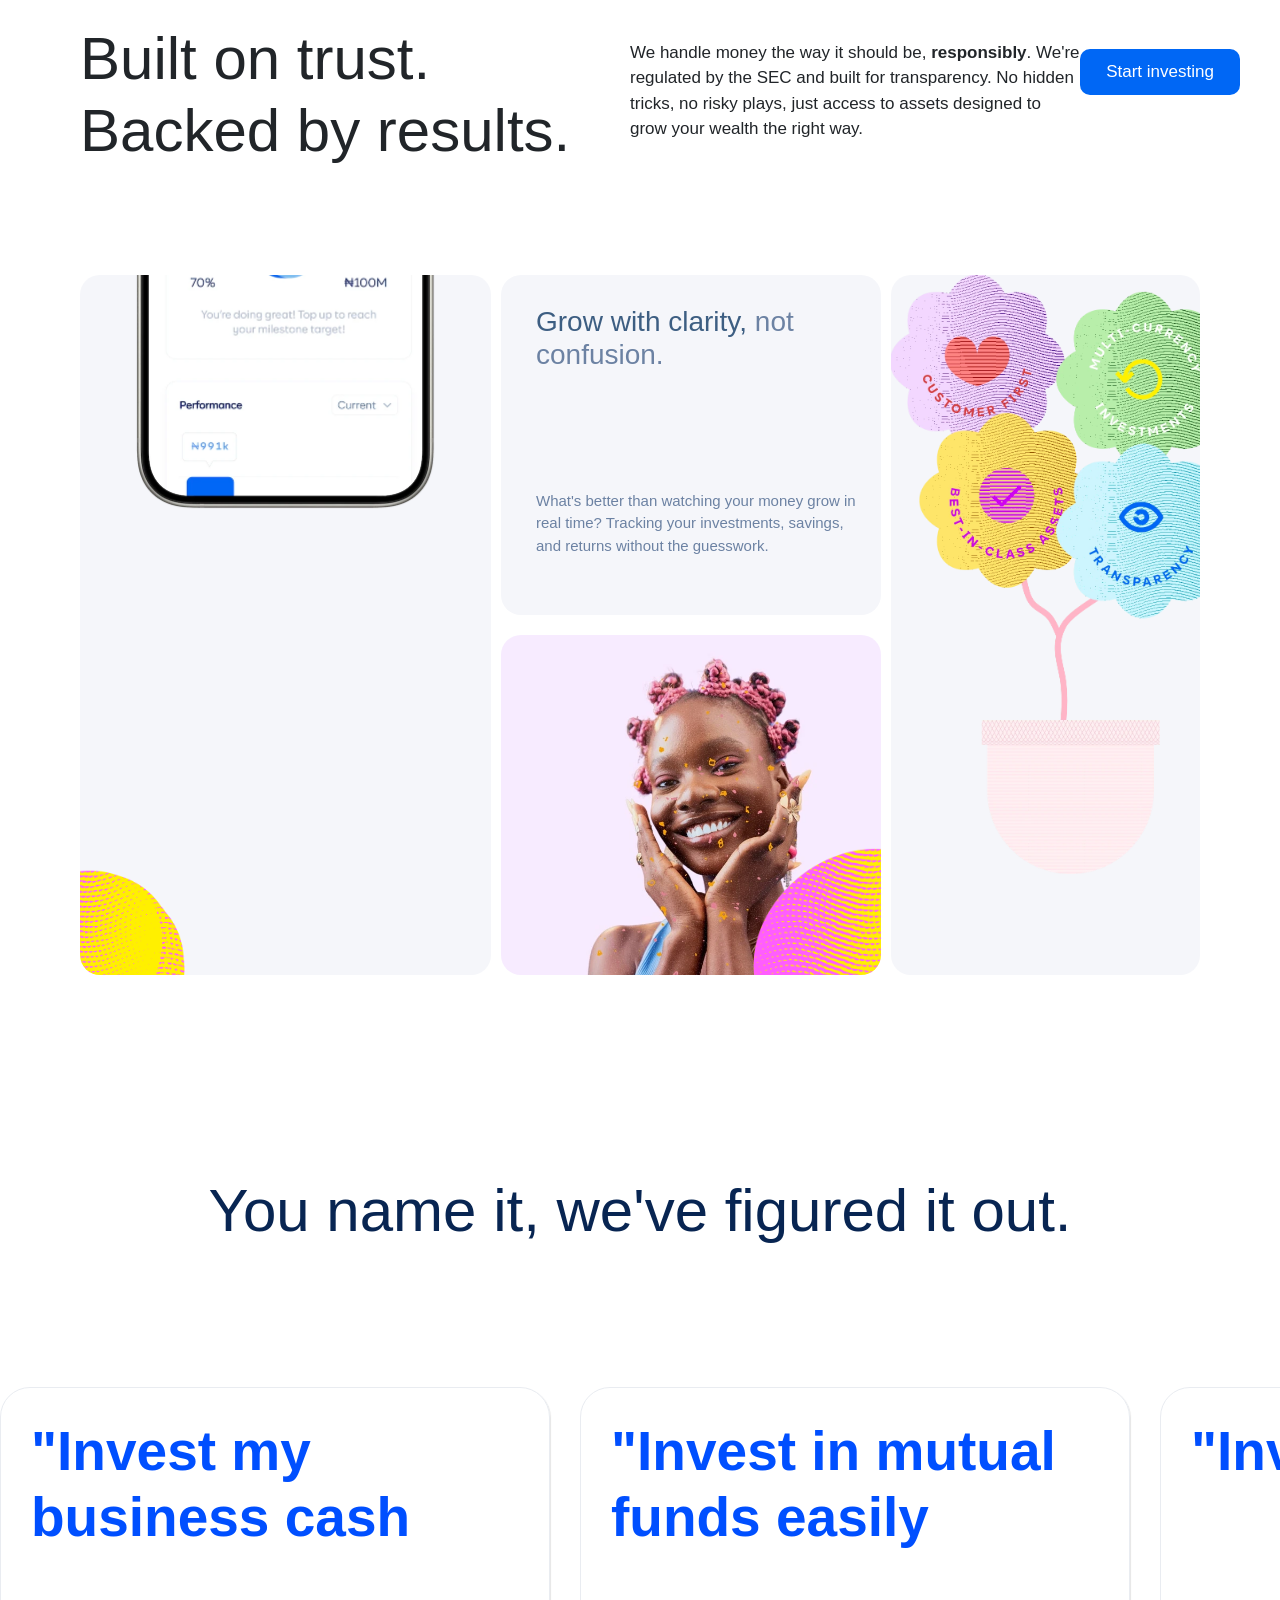
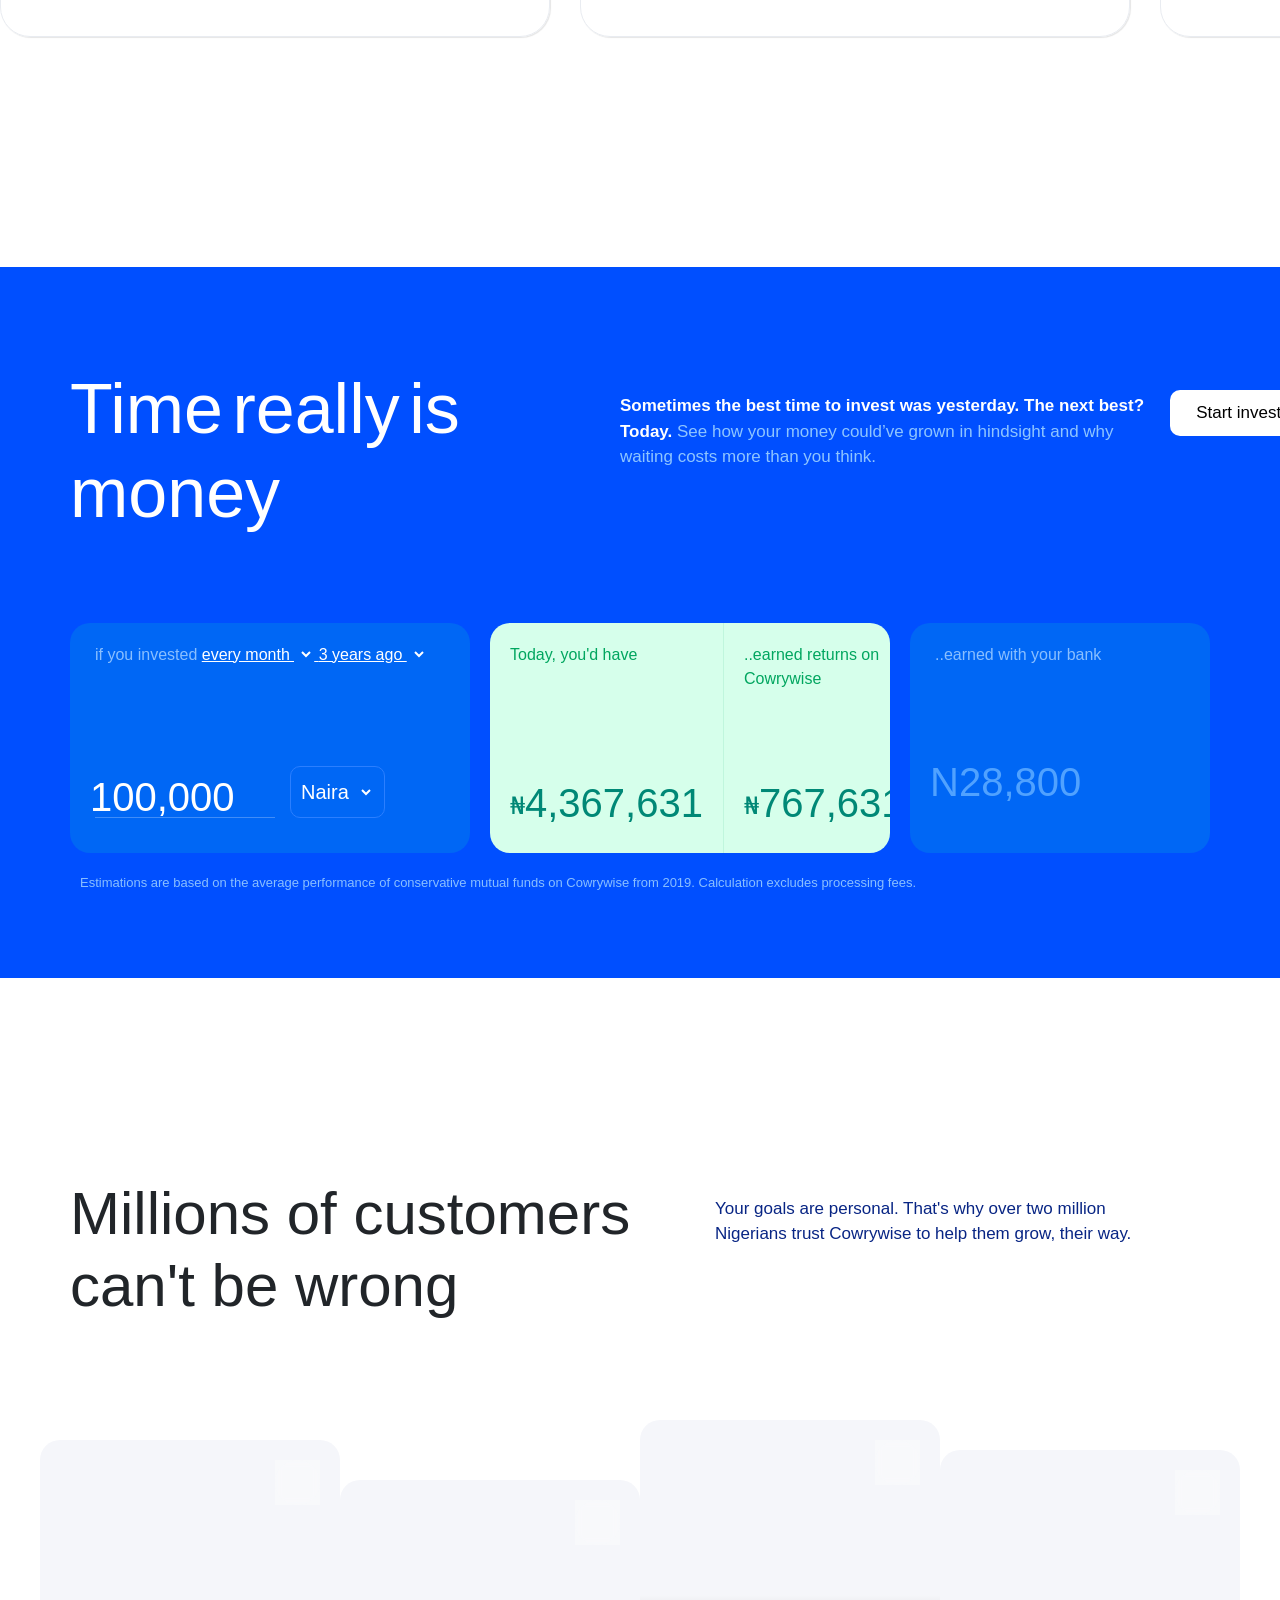
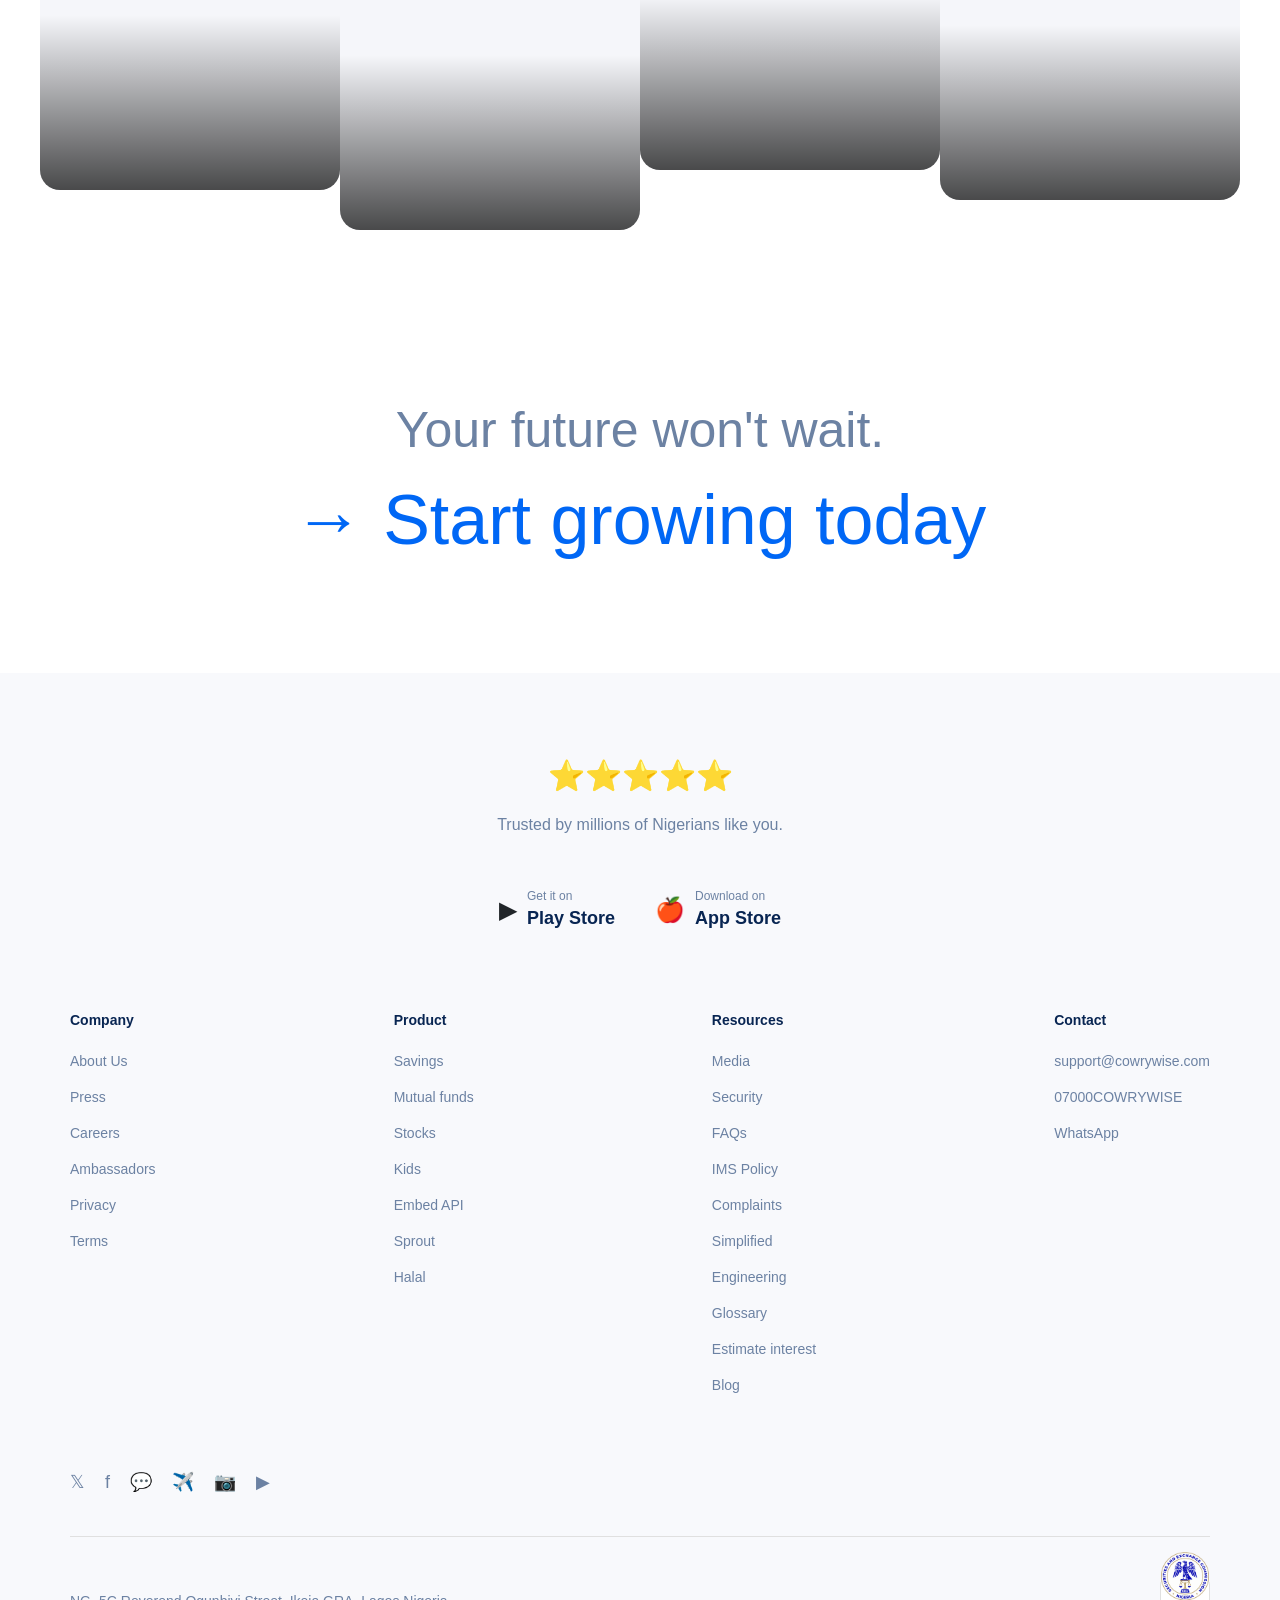
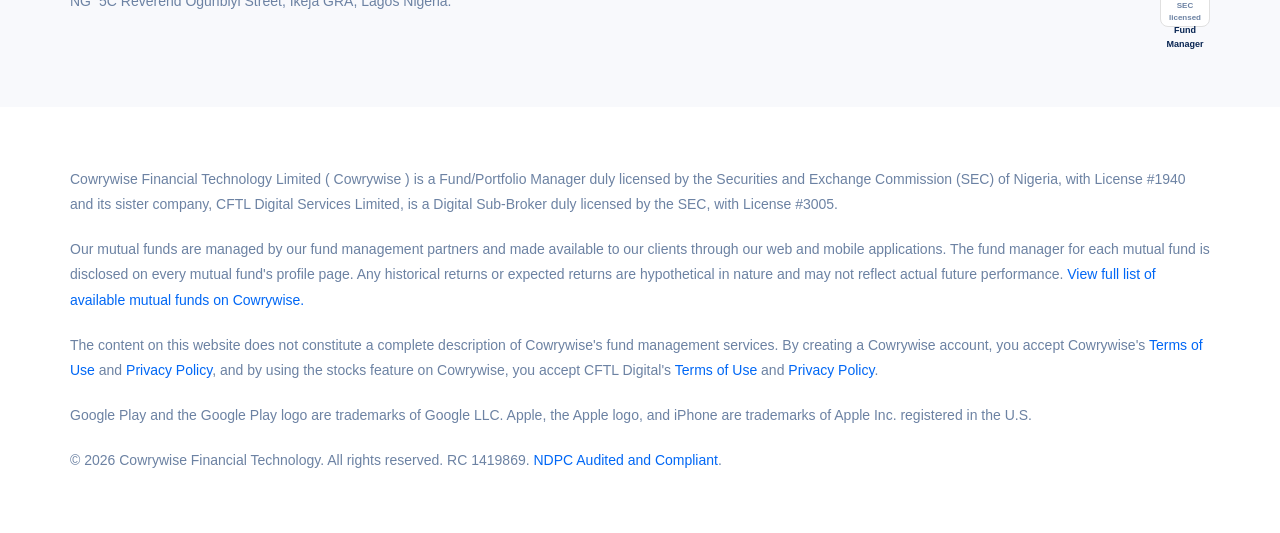
<file: dashboard.html>
<head>
  <meta charset="UTF-8" />
  <meta name="viewport" content="width=device-width, initial-scale=1.0" />
  <title>Cowrywise Dashboard</title>

  <script>
    (function () {
      if (!localStorage.getItem('activeUserProfile')) {
        window.location.replace('index.html');
      }
    })();
  </script>

  <link href="https://cdn.jsdelivr.net/npm/bootstrap@5.3.3/dist/css/bootstrap.min.css" rel="stylesheet" />

  <link href="https://fonts.googleapis.com/css2?family=DM+Sans:wght@400;500;600;700&display=swap" rel="stylesheet" />
  <script src="https://js.paystack.co/v1/inline.js"></script>
</head>
<style>
  :root {
    --bg-main: #f4f7fa;
    --bg-sidebar: #ffffff;
    --bg-card: #ffffff;
    --text-main: #0a2e65;
    --text-muted: #687ea1;
    --accent: #0066f5;
    --accent-2: #21ce99;
    --border: #e0e4eb;
  }

  * {
    box-sizing: border-box;
  }

  html {
    scroll-behavior: smooth;
  }

  body {
    margin: 0;
    font-family: "DM Sans", sans-serif;
    background: var(--bg-main);
    color: var(--text-main);
  }

  body::-webkit-scrollbar,
  .main-panel::-webkit-scrollbar {
    width: 10px;
  }

  body::-webkit-scrollbar-track,
  .main-panel::-webkit-scrollbar-track {
    background: rgba(255, 255, 255, 0.03);
  }

  body::-webkit-scrollbar-thumb,
  .main-panel::-webkit-scrollbar-thumb {
    background: linear-gradient(180deg, #4f5f81, #27324a);
    border-radius: 999px;
  }

  .app-shell {
    min-height: 100vh;
    display: flex;
  }

  .sidebar {
    position: sticky;
    top: 0;
    width: 270px;
    min-height: 100vh;
    background: var(--bg-sidebar);
    padding: 24px 18px;
    border-right: 1px solid var(--border);
    display: flex;
    flex-direction: column;
    justify-content: space-between;
  }

  .brand {
    display: flex;
    align-items: center;
    gap: 12px;
  }

  .brand-mark {
    width: 44px;
    height: 44px;
    display: grid;
    place-items: center;
    border-radius: 14px;
    background: linear-gradient(135deg, var(--accent), var(--accent-2));
    font-weight: 700;
    color: #03111f;
  }

  .brand p,
  .eyebrow,
  .text-muted,
  .disclaimer,
  .bank-box p,
  .action-box p,
  .article-card p {
    color: var(--text-muted);
  }

  .sidebar-nav {
    display: flex;
    flex-direction: column;
    gap: 6px;
    margin-top: 28px;
  }

  .nav-link {
    color: var(--text-main);
    text-decoration: none;
    padding: 10px 12px;
    border-radius: 12px;
    transition: background-color 0.25s ease, transform 0.25s ease;
  }

  .nav-link:hover,
  .nav-link:focus-visible {
    background: rgba(0, 102, 245, 0.08);
    transform: translateX(3px);
  }

  .referral {
    margin-top: 10px
  }

  .sidebar-nav {
    display: flex;
    flex-direction: column;
    gap: 6px;
    margin-top: 28px;
  }

  .sidebar-nav .referral {
    order: 100;
  }

  .sidebar-nav .nav-link {
    transition: background-color 0.25s ease, transform 0.25s ease, color 0.25s ease;
  }


  .nav-link.active {
    background: rgba(76, 240, 176, 0.22);
    color: var(--text-main);
    font-weight: 600;
  }

  body:has(#home:target) .sidebar-nav .referral {
    order: 1;
  }

  body:has(#save:target) .sidebar-nav .referral {
    order: 2;
  }

  body:has(#invest:target) .sidebar-nav .referral {
    order: 3;
  }

  body:has(#nest:target) .sidebar-nav .referral {
    order: 4;
  }

  body:has(#payment:target) .sidebar-nav .referral {
    order: 5;
  }

  body:has(#learn:target) .sidebar-nav .referral {
    order: 6;
  }

  body:has(#stash:target) .sidebar-nav .referral {
    order: 7;
  }

  .profile-pill {
    display: flex;
    align-items: center;
    gap: 10px;
    padding: 12px;
    border-radius: 16px;
    background: rgba(255, 255, 255, 0.05);
  }

  .avatar {
    width: 40px;
    height: 40px;
    border-radius: 50%;
    display: grid;
    place-items: center;
    background: linear-gradient(135deg, var(--accent), var(--accent-2));
    font-weight: 700;
    color: #03111f;
  }

  .avatar-lg {
    width: 54px;
    height: 54px;
    font-size: 1.1rem;
  }

  .main-panel {
    flex: 1;
    height: 100vh;
    overflow-y: auto;
    padding: 28px;
    background: var(--bg-main);
  }

  .page {
    display: none;
    max-width: 1100px;
    margin: 0 auto 24px;
  }

  body:not(:has(:target)) #home,
  #home:target,
  #save:target,
  #invest:target,
  #nest:target,
  #payment:target,
  #learn:target,
  #stash:target {
    display: block;
  }

  .card,
  .promo-banner,
  .risk-banner,
  .goal-card,
  .create-card,
  .invest-card,
  .fund-tile,
  .article-card,
  .action-box,
  .bank-box,
  .ledger-card,
  .modal-box {
    background: var(--bg-card);
    border: 1px solid var(--border);
    border-radius: 24px;
    box-shadow: 0 20px 50px rgba(0, 0, 0, 0.04);
    transition: transform 0.25s ease, background-color 0.25s ease;
  }

  .card:hover,
  .goal-card:hover,
  .create-card:hover,
  .invest-card:hover,
  .fund-tile:hover,
  .article-card:hover,
  .action-box:hover,
  .bank-box:hover {
    transform: translateY(-3px);
    box-shadow: 0 15px 35px rgba(0, 0, 0, 0.08);
  }

  .balance-card {
    background: linear-gradient(135deg, rgba(76, 240, 176, 0.15), rgba(94, 124, 255, 0.2));
  }

  .balance-value {
    font-size: clamp(2rem, 3vw, 2.6rem);
    letter-spacing: 0.18em;
  }

  .icon-btn {
    width: 42px;
    height: 42px;
    display: grid;
    place-items: center;
    border: 1px solid var(--border);
    background: rgba(255, 255, 255, 0.06);
    color: white;
    border-radius: 50%;
    cursor: pointer;
    transition: transform 0.25s ease, background-color 0.25s ease;
  }

  .icon-btn:hover {
    transform: translateY(-2px);
    background: rgba(255, 255, 255, 0.12);
  }

  .icon-btn svg {
    width: 18px;
    height: 18px;
  }

  .trend-line {
    width: 100%;
    height: 120px;
    margin-top: 16px;
  }

  .trend-line path {
    stroke: var(--accent);
    stroke-width: 3;
    fill: none;
    stroke-linecap: round;
  }

  .pill,
  .badge-empty,
  .default-badge,
  .code-pill {
    display: inline-flex;
    align-items: center;
    justify-content: center;
    padding: 7px 12px;
    border-radius: 999px;
    font-size: 0.72rem;
    font-weight: 700;
    letter-spacing: 0.15em;
    text-transform: uppercase;
  }

  .pill {
    background: rgba(255, 255, 255, 0.08);
    color: #d7e4ff;
  }

  .badge-empty {
    background: rgba(255, 255, 255, 0.1);
    color: #fefefe;
    align-self: flex-start;
  }

  .default-badge {
    background: rgba(76, 240, 176, 0.14);
    color: var(--accent);
  }

  .quick-actions {
    display: flex;
    flex-wrap: wrap;
    gap: 10px;
  }

  .chip {
    padding: 10px 14px;
    border-radius: 999px;
    background: rgba(0, 102, 245, 0.1);
    color: var(--accent);
    font-weight: 600;
    text-decoration: none;
    border: none;
    /* Removes the ugly default button border */
    cursor: pointer;
    /* Makes sure the mouse turns into a hand */
    transition: transform 0.25s ease, background-color 0.25s ease;
  }

  .chip:hover {
    transform: translateY(-2px);
    background: rgba(0, 102, 245, 0.2);
  }

  .promo-banner {
    background: linear-gradient(135deg, #ff6b4a, #ff2e63);
    color: white;
  }

  .risk-banner {
    display: flex;
    justify-content: space-between;
    align-items: center;
    padding: 18px 22px;
    background: linear-gradient(90deg, rgba(76, 240, 176, 0.13), rgba(94, 124, 255, 0.12));
  }

  .add-cash-row {
    display: flex;
    gap: 10px;
    align-items: center;
  }

  .add-cash-row .form-control {
    min-width: 220px;
    background: #ffffff;
    border: 1px solid var(--border);
    color: var(--text-main);
  }

  .add-cash-row .form-control::placeholder {
    color: var(--text-muted);
  }

  .grid-cards {
    display: grid;
    gap: 16px;
    grid-template-columns: repeat(4, minmax(0, 1fr));
  }

  .create-card,
  .goal-card {
    min-height: 180px;
    padding: 18px;
    display: flex;
    flex-direction: column;
    justify-content: space-between;
  }

  .create-card {
    background: rgba(255, 255, 255, 0.03);
    align-items: flex-start;
    justify-content: center;
  }

  .create-icon {
    width: 42px;
    height: 42px;
    border-radius: 50%;
    display: grid;
    place-items: center;
    background: rgba(255, 255, 255, 0.12);
    font-size: 1.25rem;
    margin-bottom: 10px;
  }

  .goal-card svg {
    width: 34px;
    height: 34px;
    margin-bottom: 10px;
  }

  /* Force white text on colored backgrounds */
  .goal-card.teal,
  .goal-card.purple,
  .goal-card.green,
  .goal-card.red,
  .goal-card.blue,
  .invest-card.green,
  .invest-card.blue,
  .thumb {
    color: #ffffff;
  }

  /* Make the tiny paragraph text slightly transparent white so the headings pop */
  .goal-card.teal p,
  .goal-card.purple p,
  .goal-card.green p,
  .goal-card.red p,
  .goal-card.blue p,
  .invest-card p {
    color: rgba(255, 255, 255, 0.85) !important;
  }

  .invest-card.green {
    background: linear-gradient(135deg, #1f5f42, #4bc56d);
  }

  .invest-card.blue {
    background: linear-gradient(135deg, #1d3d7a, #4f84f5);
  }

  .fund-tile {
    min-height: 140px;
    padding: 20px;
    display: flex;
    flex-direction: column;
    justify-content: end;
    color: white;
  }

  .tile-a {
    background: radial-gradient(circle at top left, #51d6a5, #0f6749 70%);
  }

  .tile-b {
    background: radial-gradient(circle at top left, #7db8ff, #245982 70%);
  }

  .tile-c {
    background: radial-gradient(circle at top left, #ff8e6b, #7d2d54 70%);
  }

  .nest-graphic {
    min-height: 520px;
    border-radius: 30px;
    display: grid;
    place-items: center;
    background: linear-gradient(135deg, rgba(76, 240, 176, 0.16), rgba(94, 124, 255, 0.16));
  }

  .face {
    width: 220px;
    height: 220px;
    border-radius: 50%;
    background: linear-gradient(135deg, #f3d0b8, #e8b886);
    position: relative;
    box-shadow: inset 0 -15px 35px rgba(0, 0, 0, 0.08);
  }

  .face::before,
  .face::after {
    content: '';
    position: absolute;
    width: 60px;
    height: 60px;
    border-radius: 50%;
    background: #0f1424;
    top: 78px;
  }

  .face::before {
    left: 42px;
  }

  .face::after {
    right: 42px;
  }

  .eye {
    position: absolute;
    top: 90px;
    width: 10px;
    height: 10px;
    border-radius: 50%;
    background: #fff;
    box-shadow: 0 0 0 4px #0f1424;
  }

  .eye.left {
    left: 74px;
  }

  .eye.right {
    right: 74px;
  }

  .mouth {
    position: absolute;
    width: 54px;
    height: 26px;
    border-bottom: 6px solid #7b3f2f;
    border-radius: 0 0 50px 50px;
    left: 50%;
    bottom: 54px;
    transform: translateX(-50%);
  }

  form .form-control {
    background: rgba(255, 255, 255, 0.06);
    border: 1px solid rgba(255, 255, 255, 0.12);
    color: white;
  }

  form .form-control::placeholder {
    color: #9eb0cf;
  }

  .payment-row {
    display: flex;
    align-items: center;
    gap: 14px;
  }

  .thumb-row {
    display: flex;
    gap: 16px;
    overflow-x: auto;
    padding-bottom: 8px;
  }

  .thumb-row::-webkit-scrollbar {
    height: 8px;
  }

  .video-card {
    min-width: 220px;
  }

  .thumb {
    height: 140px;
    border-radius: 20px;
    margin-bottom: 10px;
    display: grid;
    place-items: center;
    color: white;
    font-size: 1.4rem;
  }

  .thumb-a {
    background: linear-gradient(135deg, #3d8ad9, #194d7a);
  }

  .thumb-b {
    background: linear-gradient(135deg, #6d3fd0, #2e1f5d);
  }

  .thumb-c {
    background: linear-gradient(135deg, #25b074, #135439);
  }

  .play {
    width: 44px;
    height: 44px;
    border-radius: 50%;
    display: grid;
    place-items: center;
    background: rgba(255, 255, 255, 0.18);
    backdrop-filter: blur(8px);
  }

  .article-card {
    overflow: hidden;
  }

  .article-cover {
    height: 120px;
    background-size: cover;
    background-position: center;
  }

  .cover-a {
    background: linear-gradient(135deg, #1d4b7a, #4f8bff);
  }

  .cover-b {
    background: linear-gradient(135deg, #2a6954, #48c68f);
  }

  .cover-c {
    background: linear-gradient(135deg, #7a2a6b, #de5f8d);
  }

  .stash-balance {
    font-size: clamp(2rem, 3.5vw, 3rem);
  }

  .bank-box {
    padding: 16px;
    border-radius: 18px;
    background: rgba(255, 255, 255, 0.05);
  }

  .action-box {
    padding: 18px;
    min-height: 120px;
  }

  .ledger-card {
    min-height: 360px;
  }

  .ledger-lines {
    display: grid;
    gap: 16px;
  }

  .ledger-lines div {
    height: 18px;
    border-radius: 999px;
    background: linear-gradient(90deg, rgba(255, 255, 255, 0.08), rgba(94, 124, 255, 0.18));
    filter: blur(1px);
  }

  /* --- BULLETPROOF REFERRAL MODAL OVERLAY FIX --- */
  .modal-layer {
    position: fixed !important;
    top: 0 !important;
    left: 0 !important;
    width: 100vw !important;
    height: 100vh !important;
    background: rgba(10, 46, 101, 0.5) !important;
    backdrop-filter: blur(5px) !important;
    z-index: 99999 !important;
    display: none !important;
    /* Managed purely by JS state classes below */
    align-items: center !important;
    justify-content: center !important;
  }

  /* When the modal has the active routing state class, force it awake and centered */
  .modal-layer.active-modal {
    display: flex !important;
  }

  .modal-box {
    position: relative;
    max-width: 480px;
    width: 100%;
    background: #ffffff;
    border-radius: 24px;
  }

  .close-btn {
    position: absolute;
    right: 24px;
    top: 16px;
    font-size: 1.6rem;
    color: var(--text-muted);
    text-decoration: none;
  }

  .close-btn:hover {
    color: var(--text-main);
  }

  .gift-icon {
    font-size: 3rem;
    margin-bottom: 12px;
  }

  .social-row {
    display: flex;
    justify-content: center;
    gap: 12px;
    flex-wrap: wrap;
  }

  .social-row span {
    padding: 10px 20px;
    border-radius: 999px;
    background: rgba(0, 102, 245, 0.1);
    color: var(--accent);
    font-weight: 600;
    cursor: pointer;
    transition: all 0.25s ease;
  }

  .social-row span:hover {
    background: var(--accent);
    color: #ffffff;
    transform: translateY(-2px);
  }

  @media (max-width: 992px) {
    .app-shell {
      flex-direction: column;
    }

    .sidebar {
      width: 100%;
      min-height: auto;
      border-right: none;
      border-bottom: 1px solid var(--border);
      position: static;
    }

    .sidebar-nav {
      flex-direction: row;
      flex-wrap: wrap;
    }

    .main-panel {
      height: auto;
      overflow: visible;
    }

    .grid-cards {
      grid-template-columns: repeat(2, minmax(0, 1fr));
    }
  }

  @media (max-width: 768px) {
    .main-panel {
      padding: 20px;
    }

    .grid-cards {
      grid-template-columns: 1fr;
    }

    .risk-banner {
      flex-direction: column;
      align-items: flex-start;
    }

    .add-cash-row {
      width: 100%;
      flex-direction: column;
      align-items: stretch;
    }

    .add-cash-row .form-control {
      min-width: 0;
    }

  }

  /* <-- This is the last curly brace from the mobile settings */

  /* --- BULLETPROOF CARD FIXES --- */
  .goal-card.teal {
    background: linear-gradient(135deg, #1f5f63, #3cc7aa) !important;
  }

  .goal-card.purple {
    background: linear-gradient(135deg, #5a2b8a, #8145d8) !important;
  }

  .goal-card.green {
    background: linear-gradient(135deg, #1b5e3c, #44b16a) !important;
  }

  .goal-card.red {
    background: linear-gradient(135deg, #7d2137, #d45b5b) !important;
  }

  .goal-card.blue {
    background: linear-gradient(135deg, #1e4f87, #3d7fe2) !important;
  }

  .invest-card.green {
    background: linear-gradient(135deg, #1f5f42, #4bc56d) !important;
  }

  .invest-card.blue {
    background: linear-gradient(135deg, #1d3d7a, #4f84f5) !important;
  }

  .goal-card,
  .invest-card {
    color: #ffffff !important;
  }

  .goal-card p,
  .invest-card p {
    color: rgba(255, 255, 255, 0.85) !important;
    font-size: 0.9rem !important;
  }

  .create-card {
    background: #ffffff !important;
    border: 2px dashed #0066f5 !important;
  }

  .create-card p,
  .create-card small {
    color: #0a2e65 !important;
  }

  /* --- THE NUCLEAR INVEST CARD FIX --- */
  .invest-card h1,
  .invest-card h2,
  .invest-card h3,
  .invest-card h4,
  .invest-card h5,
  .invest-card h6,
  .invest-card [class*="fs-"],
  .invest-card [class*="display-"] {
    font-size: 1.2rem !important;
    line-height: 1.9 !important;
    margin-top: 19px !important;
    margin-bottom: 8px !important;
    margin-bottom: 8px !important;
    padding: 16px 10px !important;
    white-space: normal !important;
    height: 80px;
  }

  .invest-card p.small,
  .invest-card p {
    font-size: 0.9rem !important;
    margin-bottom: 0 !important;
    padding: 16px 10px !important;
  }


  /* --- FIX THE EYE ICON COLOR --- */
  .icon-btn {
    background: #ffffff !important;
    color: #000000 !important;
    /* This changes the eye to black! */
    box-shadow: 0 4px 10px rgba(0, 0, 0, 0.05);
  }

  .icon-btn:hover {
    background: var(--bg-main) !important;
  }


  #ledger-list {
    display: flex;
    flex-direction: column;
    gap: 12px;
  }

  .transaction-item {
    padding-bottom: 12px;
    border-bottom: 1px solid var(--border);
  }

  .toast-container {
    position: fixed;
    bottom: 20px;
    right: 20px;
    z-index: 9999;
  }

  .toast-msg {
    background: #0a2e65;
    color: white;
    padding: 15px 25px;
    border-radius: 10px;
    box-shadow: 0 10px 20px rgba(0, 0, 0, 0.2);
    animation: slideIn 0.3s ease-out;
  }

  @keyframes slideIn {
    from {
      transform: translateX(100%);
      opacity: 0;
    }

    to {
      transform: translateX(0);
      opacity: 1;
    }
  }

  .modal-overlay {
    position: fixed;
    top: 0;
    left: 0;
    width: 100%;
    height: 100%;
    background: rgba(10, 46, 101, 0.4);
    backdrop-filter: blur(5px);
    z-index: 10000;
    display: flex;
    justify-content: center;
    align-items: center;
  }

  .modal-card {
    background: white;
    padding: 30px;
    width: 90%;
    max-width: 400px;
    border-radius: 20px;
    box-shadow: 0 15px 30px rgba(0, 0, 0, 0.15);
    animation: scaleUp 0.25s ease-out;
  }

  .modal-card input {
    width: 100%;
    padding: 12px;
    border: 1px solid var(--border);
    border-radius: 10px;
    margin-top: 10px;
    outline: none;
  }

  .modal-card input:focus {
    border-color: var(--primary);
  }

  @keyframes scaleUp {
    from {
      transform: scale(0.9);
      opacity: 0;
    }

    to {
      transform: scale(1);
      opacity: 1;
    }
  }

  .flex-1 {
    flex: 1;
  }


  /* Notification Center Draw Sheet Overlay */
  .notification-drawer {
    position: fixed;
    top: 0;
    right: -350px;
    width: 320px;
    height: 100%;
    background: white;
    border-left: 1px solid var(--border);
    box-shadow: -10px 0 30px rgba(0, 0, 0, 0.1);
    z-index: 10005;
    padding: 24px;
    transition: right 0.3s cubic-bezier(0.4, 0, 0.2, 1);
  }

  .notification-drawer.open {
    right: 0;
  }

  .drawer-close {
    cursor: pointer;
    float: right;
    font-size: 1.2rem;
    font-weight: bold;
  }

  .notification-item {
    padding: 12px 0;
    border-bottom: 1px solid #f0f4f8;
  }


  /* Forces absolute viewport centering when targeted by the sidebar */
  section#referral:target {
    display: flex !important;
    position: fixed !important;
    inset: 0 !important;
    align-items: center !important;
    justify-content: center !important;
    background: rgba(10, 46, 101, 0.4) !important;
    backdrop-filter: blur(5px) !important;
    z-index: 99999 !important;
  }


  /* Forces all dashboard input text to stay perfectly visible and dark */
  .page input.form-control,
  .page input {
    color: #0a2e65 !important;
    font-weight: 500 !important;
    background-color: #ffffff !important;
  }

  /* Optional: Clean up placeholder text so it stays beautifully muted before typing */
  .page input::placeholder {
    color: #a0aec0 !important;
    opacity: 1;
  }



  /* ==========================================
   DYNAMIC EDUCATION MEDIA GRAPHICS
   ========================================== */

  /* Updated to hqdefault to ensure YouTube serves the actual cover image */
  .thumb-a {
    background-image: linear-gradient(rgba(0, 0, 0, 0.3), rgba(0, 0, 0, 0.3)), url('https://img.youtube.com/vi/qXLLmGUkuWY/hqdefault.jpg') !important;
    background-size: cover !important;
    background-position: center !important;
  }

  .thumb-b {
    background-image: linear-gradient(rgba(0, 0, 0, 0.3), rgba(0, 0, 0, 0.3)), url('https://img.youtube.com/vi/YYZ6OMptlNY/hqdefault.jpg') !important;
    background-size: cover !important;
    background-position: center !important;
  }

  .thumb-c {
    background-image: linear-gradient(rgba(0, 0, 0, 0.3), rgba(0, 0, 0, 0.3)), url('https://img.youtube.com/vi/AOcmfYNuDu0/hqdefault.jpg') !important;
    background-size: cover !important;
    background-position: center !important;
  }

  /* 2. Article Cover Photo Mappings (Premium Financial Concepts) */
  .cover-a {
    background-image: url('https://images.unsplash.com/photo-1590283603385-17ffb3a7f29f?auto=format&fit=crop&w=600&q=80') !important;
    background-size: cover !important;
    background-position: center !important;
  }

  .cover-b {
    background-image: url('https://images.unsplash.com/photo-1579621970563-ebec7560ff3e?auto=format&fit=crop&w=600&q=80') !important;
    background-size: cover !important;
    background-position: center !important;
  }

  .cover-c {
    background-image: url('https://images.unsplash.com/photo-1611974789855-9c2a0a7236a3?auto=format&fit=crop&w=600&q=80') !important;
    background-size: cover !important;
    background-position: center !important;
  }

  /* ==========================================
   ACTIVITY CENTER SCROLL ENGINE
   ========================================== */

  /* 1. Set the main drawer container to an exact viewport height and lock standard scroll */
  #notification-drawer {
    display: flex !important;
    flex-direction: column !important;
    height: 100vh !important;
    max-height: 100vh !important;
    overflow: hidden !important;
    /* Prevents the heading from moving */
    padding-bottom: 20px;
  }

  /* 2. Target the actual transaction list to scroll independently */
  #drawer-activity-list {
    flex-grow: 1;
    overflow-y: auto !important;
    /* Unlocks the smooth vertical scroll track */
    padding-right: 4px;
    /* Prevents the scrollbar from clipping text entries */

    /* Clean custom scrollbar formatting for a premium Cowrywise feel */
    scrollbar-width: thin;
    scrollbar-color: #cbd5e1 transparent;
  }

  /* Scrollbar layout tweaks for modern Webkit browsers (Chrome, Edge, Safari) */
  #drawer-activity-list::-webkit-scrollbar {
    width: 5px;
  }

  #drawer-activity-list::-webkit-scrollbar-thumb {
    background-color: #cbd5e1;
    border-radius: 10px;
  }

  #drawer-activity-list::-webkit-scrollbar-track {
    background: transparent;
  }


  /* ==========================================
   BALANCE BAR CHART UI STYLES
   ========================================== */
  .balance-chart-zone {
    display: flex;
    align-items: flex-end;
    justify-content: space-between;
    height: 70px;
    /* Perfectly fills the vertical space of the old trend line */
    padding: 0 5px;
    gap: 12px;
  }

  .bar-track {
    display: flex;
    align-items: flex-end;
    gap: 3px;
    height: 100%;
    flex-grow: 1;
  }

  .bar-column {
    width: 100%;
    height: var(--bar-height, 15%);
    border-radius: 3px 3px 0 0;
    transition: height 0.4s cubic-bezier(0.4, 0, 0.2, 1);
    position: relative;
  }

  /* Cowrywise classic signature blue for inflows */
  .bar-column.income {
    background-color: #0066f5;
    opacity: 0.7;
  }

  /* Light muted slate for outflows */
  .bar-column.expense {
    background-color: #cbd5e1;
  }

  .bar-column:hover,
  .bar-column.active-grow {
    opacity: 1;
  }

  .bar-column.income.active-grow {
    background-color: #0056cf;
  }

  /* Interactive subtle hovering label */
  .bar-column::after {
    content: attr(data-label);
    position: absolute;
    top: -18px;
    left: 50%;
    transform: translateX(-50%);
    font-size: 0.6rem;
    font-weight: 600;
    color: #0a2e65;
    opacity: 0;
    transition: opacity 0.2s ease;
  }

  .bar-column:hover::after {
    opacity: 1;
  }

  /* Custom Modal Show Engine */
  .modal.custom-show {
    display: flex !important;
    background: rgba(0, 0, 0, 0.5) !important;
    /* Dim the dashboard background */
    opacity: 1 !important;
  }

  .modal.custom-show .modal-dialog {
    transform: none !important;
    margin: auto;
    /* Keep it perfectly centered */
  }

  /* ------------------------------ */
</style>
</head>

<body>


  <div id="notification-drawer" class="notification-drawer">
    <span id="drawer-close-btn" class="drawer-close text-muted">&times;</span>
    <h4 class="fw-bold mb-4">Activity Center</h4>
    <div id="drawer-activity-list" class="d-flex flex-column gap-2">
      <!-- Full chronological record prints here -->
    </div>
  </div>


  <div class="app-shell">
    <aside class="sidebar">
      <div>
        <div class="brand mb-4">
          <div class="brand-mark">C</div>
          <div>
            <h5 class="mb-0">Cowrywise</h5>
            <p class="mb-0">Financial hub</p>
          </div>
        </div>
        <nav class="sidebar-nav">
          <a class="nav-link nav-home active" href="#home">Home</a>
          <a class="nav-link nav-save" href="#save">Save</a>
          <a class="nav-link nav-invest" href="#invest">Invest</a>
          <a class="nav-link nav-nest" href="#nest">Nest</a>
          <a class="nav-link nav-payment" href="#payment">Payment</a>
          <a class="nav-link nav-learn" href="#learn">Learn</a>
          <a class="nav-link nav-stash" href="#stash">Stash</a>
          <a class="nav-link referral" href="#referral">Referral</a>
        </nav>

        <!-- Add this to the bottom of your sidebar links container -->
        <a href="#" id="logout-btn" class="nav-link text-danger mt-auto">
          <svg viewBox="0 0 24 24" fill="none" width="20" height="20" style="margin-right: 8px;">
            <path
              d="M15.75 9V5.25A2.25 2.25 0 0013.5 3h-6a2.25 2.25 0 00-2.25 2.25v13.5A2.25 2.25 0 007.5 21h6a2.25 2.25 0 002.25-2.25V15M12 9l-3 3m0 0l3 3m-3-3h12.75"
              stroke="currentColor" stroke-width="1.8" stroke-linecap="round" stroke-linejoin="round" />
          </svg>
          <span>Log Out</span>
        </a>

      </div>

      <div class="sidebar-footer">
        <div class="profile-pill">
          <div class="avatar" id="user-avatar">U</div>
          <div>
            <h6 class="mb-0 fw-bold" id="user-display-name">User</h6>
            <p class="small mb-0 text-muted">Balanced plan</p>
          </div>
        </div>
    </aside>

    <main class="main-panel">
      <section id="home" class="page">
        <div class="d-flex justify-content-between align-items-center mb-4">
          <div>
            <p class="eyebrow mb-1">Dashboard</p>
            <h2 class="mb-0" id="main-page-greeting">Hi there!</h2>
          </div>
          <div class="d-flex gap-2">
            <a href="#save" class="btn btn-outline-light btn-sm rounded-pill">Seed</a>
            <!-- Check that the ID is exactly written here -->
            <button class="icon-btn position-relative" id="notification-bell" aria-label="Notifications">
              <svg viewBox="0 0 24 24" fill="none">
                <path d="M15 17H4l1-1c1-1 1-2 1-4V10a5 5 0 1 1 10 0v2c0 2 0 3 1 4l1 1H15Z" stroke="currentColor"
                  stroke-width="1.8" />
                <path d="M10 19a2 2 0 0 0 3.8 0" stroke="currentColor" stroke-width="1.8" stroke-linecap="round" />
              </svg>
              <span id="bell-badge" class="position-absolute bg-danger rounded-circle"
                style="display: none; width: 10px; height: 10px; top: 2px; right: 2px;"></span>
            </button>
          </div>
        </div>

        <div class="card balance-card p-4 p-md-4">
          <div class="d-flex justify-content-between align-items-start">
            <div>
              <p class="text-muted mb-2">Available balance</p>
              <h1 class="balance-value" id="main-balance">••••</h1>
            </div>
            <button class="icon-btn" id="toggle-eye-btn" aria-label="Toggle visibility">
              <svg viewBox="0 0 24 24" fill="none">
                <path d="M2 12s3.5-6 10-6 10 6 10 6-3.5 6-10 6S2 12 2 12Z" stroke="currentColor" stroke-width="1.8" />
                <circle cx="12" cy="12" r="3" stroke="currentColor" stroke-width="1.8" />
              </svg>
            </button>
          </div>

          <div class="balance-chart-zone my-3">
            <div class="bar-track">
              <div class="bar-column income" style="--bar-height: 55%;" data-label="In"></div>
              <div class="bar-column expense" style="--bar-height: 30%;" data-label="Out"></div>
            </div>
            <div class="bar-track">
              <div class="bar-column income" style="--bar-height: 75%;" data-label="In"></div>
              <div class="bar-column expense" style="--bar-height: 45%;" data-label="Out"></div>
            </div>
            <div class="bar-track">
              <div class="bar-column income" style="--bar-height: 60%;" data-label="In"></div>
              <div class="bar-column expense" style="--bar-height: 25%;" data-label="Out"></div>
            </div>
            <div class="bar-track">
              <div class="bar-column income active-grow" id="live-chart-in" style="--bar-height: 40%;" data-label="In">
              </div>
              <div class="bar-column expense active-grow" id="live-chart-out" style="--bar-height: 20%;"
                data-label="Out"></div>
            </div>
          </div>

          <div class="d-flex justify-content-between align-items-center mt-3">
            <span class="pill">Return in Jul</span>
            <span class="fw-bold text-success" id="live-yield-percentage" style="font-size: 0.9rem;">+12.4%</span>
          </div>
        </div>
        <div class="card p-4 mt-4">
          <div class="d-flex justify-content-between align-items-center mb-3">
            <h5 class="mb-0 fw-bold">Recent Transactions</h5>
            <!-- Clickable link to switch directly to full history view -->
            <a href="#history" id="see-all-history" class="text-primary small fw-semibold text-decoration-none">See
              All</a>
          </div>
          <div id="ledger-list">
            <!-- Capped 3 items preview will render here -->
          </div>
        </div>

        <div class="row g-3 mt-3">
          <div class="col-12 col-lg-8">
            <div class="card p-4">
              <div class="d-flex justify-content-between align-items-center mb-3">
                <h5 class="mb-0">Add cash</h5>
                <span class="text-muted small">Quick save</span>
              </div>
              <div class="mt-3">
                <button type="button" class="chip" data-amount="20000">₦20K</button>
                <button type="button" class="chip" data-amount="50000">₦50K</button>
                <button type="button" class="chip" data-amount="100000">₦100K</button>
              </div>
            </div>
          </div>
          <div class="col-12 col-lg-4">
            <div class="promo-banner p-4">
              <p class="eyebrow mb-2" style="color: white;">Salary week</p>
              <h4 class="mb-3">Boost your balance before the weekend.</h4>
              <a href="#save" class="btn btn-light rounded-pill px-4">Start now</a>
            </div>
          </div>
        </div>

        <div class="risk-banner mt-3 p-4">
          <div>
            <p class="eyebrow mb-1">Risk profile</p>
            <h5 class="mb-0">Your risk appetite is Balanced</h5>
          </div>
          <span class="pill">Stable growth</span>
        </div>
      </section>

      <!-- 1.5 FULL OPLAY-STYLE TRANSACTION HISTORY PANEL -->
      <section id="history" class="page">
        <div class="d-flex justify-content-between align-items-center mb-4">
          <div>
            <p class="eyebrow mb-1">Statement</p>
            <h2 class="mb-0 fw-bold">Transaction History</h2>
          </div>
          <a href="#home" class="btn btn-outline-primary btn-sm rounded-pill px-3">← Back Home</a>
        </div>

        <div class="card p-4">
          <div id="full-history-list">
            <!-- Complete, uncapped log array maps inside here -->
          </div>
        </div>
      </section>

      <section id="save" class="page">
        <div class="d-flex flex-column flex-lg-row justify-content-between align-items-lg-center mb-4 gap-3">
          <div>
            <p class="eyebrow mb-1">Plan</p>
            <h2 class="mb-0">SAVE</h2>
          </div>
          <div class="add-cash-row">
            <input type="text" id="topup-amount" class="form-control" placeholder="Add cash" />

            <button id="topup-btn" class="btn btn-primary rounded-pill">Top up</button>
          </div>
        </div>

        <div class="mb-4">
          <div class="d-flex justify-content-between align-items-center mb-3">
            <h4 class="mb-0">Save by myself</h4>
            <span class="text-muted small">Flexible goals</span>
          </div>
          <div class="grid-cards" id="vault-grid">

            <div class="create-card" id="create-vault-btn" style="cursor: pointer;">
              <div class="create-icon">+</div>
              <h5 class="mb-1">Create</h5>
              <small>New vault</small>
            </div>

            <div class="goal-card purple">
              <div class="badge-empty mb-2">EMPTY</div>
              <div>
                <svg viewBox="0 0 24 24" fill="none">
                  <path d="M12 22c5.523 0 10-4.477 10-10S17.523 2 12 2 2 6.477 2 12s4.477 10 10 10Z"
                    stroke="currentColor" stroke-width="2" />
                  <path d="M12 8v8M8 12h8" stroke="currentColor" stroke-width="2" stroke-linecap="round" />
                </svg>
                <h5 class="mb-1">Emergency</h5>
                <p class="mb-0">Safety-first cushion</p>
              </div>
            </div>

            <div class="goal-card green">
              <div class="badge-empty mb-2">EMPTY</div>
              <div>
                <svg viewBox="0 0 24 24" fill="none">
                  <path d="M3 9l9-7 9 7v11a2 2 0 0 1-2 2H5a2 2 0 0 1-2-2V9Z" stroke="currentColor" stroke-width="2" />
                  <path d="M9 22V12h6v10" stroke="currentColor" stroke-width="2" />
                </svg>
                <h5 class="mb-1">Home</h5>
                <p class="mb-0">Renovation and furnish</p>
              </div>
            </div>

          </div>

          <div>
            <div class="d-flex justify-content-between align-items-center mb-3">
              <h4 class="mb-0">Save with others</h4>
              <span class="text-muted small">Shared plans</span>
            </div>
            <div class="grid-cards">
              <div class="create-card">
                <div class="create-icon">+</div>
                <p class="mb-1 fw-semibold">Create</p>
                <small>Invite friends</small>
              </div>
              <article class="goal-card red">
                <span class="badge-empty">EMPTY</span>
                <svg viewBox="0 0 24 24" fill="none">
                  <path d="M12 4c2.8 0 5 2.2 5 5 0 4.7-5 8.5-5 8.5S7 13.7 7 9c0-2.8 2.2-5 5-5Z" stroke="currentColor"
                    stroke-width="1.8" stroke-linejoin="round" />
                </svg>
                <h5>Money Duo</h5>
                <p>For paired goals</p>
              </article>
              <article class="goal-card blue">
                <span class="badge-empty">EMPTY</span>
                <svg viewBox="0 0 24 24" fill="none">
                  <path d="M5 8h14M7 4h10v16H7z" stroke="currentColor" stroke-width="1.8" stroke-linecap="round" />
                </svg>
                <h5>Football</h5>
                <p>Club and match day</p>
              </article>
            </div>
          </div>
      </section>

      <section id="invest" class="page">
        <div class="d-flex flex-column flex-lg-row justify-content-between align-items-lg-center mb-4 gap-3">
          <div>
            <p class="eyebrow mb-1">Grow</p>
            <h2 class="mb-0">INVEST</h2>
          </div>
          <div class="add-cash-row">
            <input type="text" class="form-control" placeholder="Add cash" />
            <a href="#invest" class="btn btn-primary rounded-pill">Top up</a>
          </div>
        </div>

        <div class="mb-4">
          <div class="d-flex justify-content-between align-items-center mb-3">
            <h4 class="mb-0">Investments</h4>
            <span class="text-muted small">Curated picks</span>
          </div>
          <div class="row g-3">
            <div class="col-12 col-lg-6">
              <article id="invest-card-stocks" class="invest-card green" style="cursor: pointer;">
                <div class="d-flex justify-content-between align-items-center">
                  <span class="pill" style="margin: 20px 10px;">NG Stocks</span>
                  <span class="badge-empty" style="margin: 20px 10px;">ACTIVE</span>
                </div>
                <h3 class="mt-4">Own a slice of leading Nigerian companies.</h3>
                <p class="mb-0 mt-3">Market-driven access to the brands you know.</p>
              </article>
            </div>
            <div class="col-12 col-lg-6">
              <article id="invest-card-funds" class="invest-card blue" style="cursor: pointer;">
                <div class="d-flex justify-content-between align-items-center">
                  <span class="pill" style="margin: 20px 10px;">Naira Funds</span>
                  <span class="badge-empty" style="margin: 20px 10px;">ACTIVE</span>
                </div>
                <h3 class="mt-4">Stable funds built for regular growth.</h3>
                <p class="mb-0 mt-3">Let your cash work in professionally managed baskets.</p>
              </article>
            </div>
          </div>
        </div>

        <div>
          <div class="d-flex justify-content-between align-items-center mb-3">
            <h4 class="mb-0">More to invest in</h4>
            <span class="text-muted small">Explore</span>
          </div>
          <div class="row g-3">
            <div class="col-6 col-lg-4">
              <!-- Added id and inline pointer directly to your original element -->
              <article id="more-invest-capital" class="fund-tile tile-a" style="cursor: pointer;">
                <h5>Capital Growth</h5>
                <p>Balanced mix</p>
              </article>
            </div>
            <div class="col-6 col-lg-4">
              <!-- Added id and inline pointer directly to your original element -->
              <article id="more-invest-income" class="fund-tile tile-b" style="cursor: pointer;">
                <h5>Income Fund</h5>
                <p>Consistent yield</p>
              </article>
            </div>
            <div class="col-6 col-lg-4">
              <!-- Added id and inline pointer directly to your original element -->
              <article id="more-invest-global" class="fund-tile tile-c" style="cursor: pointer;">
                <h5>Global Index</h5>
                <p>Broader reach</p>
              </article>
            </div>
          </div>
        </div>
      </section>

      <section id="nest" class="page">
        <div class="row g-4 align-items-center">
          <div class="col-12 col-lg-6">
            <div class="nest-graphic">
              <div class="face">
                <div class="eye left"></div>
                <div class="eye right"></div>
                <div class="mouth"></div>
              </div>
            </div>
          </div>
          <div class="col-12 col-lg-6">
            <div class="card p-4 p-lg-5" id="nest-card-content">

              <div id="nest-setup-view">
                <p class="eyebrow mb-2">Nest</p>
                <h2 class="mb-3">Set up your child's Nest</h2>
                <form>
                  <div class="mb-3">
                    <label class="form-label">First name</label>
                    <input type="text" id="nest-child-firstname" class="form-control" placeholder="Ada" />
                  </div>
                  <div class="mb-3">
                    <label class="form-label">Surname</label>
                    <input type="text" id="nest-child-surname" class="form-control" placeholder="Okafor" />
                  </div>
                  <div class="mb-4">
                    <label class="form-label">Date of Birth</label>
                    <input type="date" id="nest-child-dob" class="form-control" />
                  </div>
                  <p class="disclaimer">Your data is protected and used only to personalize your Nest plan.</p>
                  <button type="button" id="nest-continue-btn" class="btn btn-primary rounded-pill px-4"
                    disabled>Continue</button>
              </div>

              <div id="nest-active-view" style="display: none;">
                <p class="eyebrow mb-2">Nest Plan</p>
                <h2 class="mb-1" style="color: #0a2e65; font-weight: 700;">👶 <span id="display-child-name"></span>'s
                  Nest</h2>
                <p class="text-muted small mb-4">Long-term education & growth maturity vault</p>

                <div class="p-4 mb-4 rounded-3" style="background: #f8fafc; border: 1px dashed #e2e8f0;">
                  <small class="text-muted d-block fw-semibold mb-1"
                    style="font-size: 0.75rem; text-transform: uppercase; letter-spacing: 0.5px;">Total Nest
                    Balance</small>
                  <h2 id="display-nest-balance" style="color: #0066f5; font-weight: 700; margin: 0;">₦0.00</h2>
                </div>

                <button type="button" id="fund-nest-btn" class="btn btn-primary rounded-pill w-100 py-2fw-semibold">Fund
                  Nest Account</button>
              </div>

            </div>
          </div>
        </div>
      </section>

      <section id="payment" class="page">
        <div class="d-flex justify-content-between align-items-center mb-4">
          <div>
            <p class="eyebrow mb-1">Accounts</p>
            <h2 class="mb-0">My Accounts</h2>
          </div>
          <button id="add-bank-btn" class="btn btn-primary rounded-pill btn-sm">+ Link New Bank</button>
        </div>

        <div id="bank-accounts-container" class="d-flex flex-column gap-3">
        </div>
      </section>

      <section id="learn" class="page">
        <div class="mb-4">
          <p class="eyebrow mb-1">Education</p>
          <h2 class="mb-0">Start learning</h2>
        </div>

        <div class="mb-4">
          <div class="d-flex justify-content-between align-items-center mb-3">
            <h4 class="mb-0">Learn in 60 seconds</h4>
            <span class="text-muted small">Short videos</span>
          </div>
          <div class="thumb-row">
            <!-- Added IDs and pointers directly to your original layout tags -->
            <article class="video-card" id="video-card-1" style="cursor: pointer;">
              <div class="thumb thumb-a"><span class="play">▶</span></div>
              <h6>Stock Investing 1</h6>
            </article>
            <article class="video-card" id="video-card-2" style="cursor: pointer;">
              <div class="thumb thumb-b"><span class="play">▶</span></div>
              <h6>Stock Investing 2</h6>
            </article>
            <article class="video-card" id="video-card-3" style="cursor: pointer;">
              <div class="thumb thumb-c"><span class="play">▶</span></div>
              <h6>Stock Investing 7</h6>
            </article>
          </div>
        </div>

        <div>
          <div class="d-flex justify-content-between align-items-center mb-3">
            <h4 class="mb-0">Have a quick read</h4>
            <span class="text-muted small">Articles</span>
          </div>
          <div class="row g-3">
            <div class="col-12 col-md-6 col-xl-4">
              <!-- Added unique ID and pointer context -->
              <article class="article-card" id="article-card-1" style="cursor: pointer;">
                <div class="article-cover cover-a"></div>
                <div class="p-3">
                  <h6>How beginners build confidence in investing</h6>
                  <p class="mb-0 text-muted">Jun 18 • 4 min read</p>
                </div>
              </article>
            </div>
            <div class="col-12 col-md-6 col-xl-4">
              <article class="article-card" id="article-card-2" style="cursor: pointer;">
                <div class="article-cover cover-b"></div>
                <div class="p-3">
                  <h6>The power of automatic savings</h6>
                  <p class="mb-0 text-muted">Jun 12 • 3 min read</p>
                </div>
              </article>
            </div>
            <div class="col-12 col-md-6 col-xl-4">
              <article class="article-card" id="article-card-3" style="cursor: pointer;">
                <div class="article-cover cover-c"></div>
                <div class="p-3">
                  <h6>What risk appetite really means</h6>
                  <p class="mb-0 text-muted">May 22 • 5 min read</p>
                </div>
              </article>
            </div>
          </div>
        </div>
      </section>
      <section id="stash" class="page">
        <p class="eyebrow mb-1">Savings</p>
        <h2 class="mb-2">Naira Stash</h2>
        <h1 class="stash-balance mb-4" id="stash-balance">₦ 0.00</h1>

        <div class="row g-4">
          <div class="col-md-6">
            <div class="card p-4">
              <h5 class="mb-3">Fund via bank transfer</h5>
              <div class="bank-box mb-3">
                <p class="small mb-1">Bank</p>
                <h6 class="mb-2">Nombank MFB</h6>
                <p class="small mb-1">Account</p>
                <h6 class="mb-0">1002345678</h6>
              </div>

              <div class="d-flex gap-2">
                <button id="fund-stash-btn" class="btn btn-success flex-1 rounded-pill py-2">Move money in</button>
                <button id="withdraw-stash-btn" class="btn btn-outline-primary flex-1 rounded-pill py-2">Withdraw
                  Stash</button>
              </div>
            </div>
          </div>

        </div>
      </section>
    </main>
  </div>

  <!-- ==========================================
       FIXED REFERRAL MODAL OVERLAY
       ========================================== -->
  <div id="referral" class="modal-layer">
    <div class="modal-box text-center p-4 p-lg-5">
      <!-- Added clear explicit id to make javascript trigger closure -->
      <a href="#home" class="close-btn" id="close-referral-btn" aria-label="Close">×</a>
      <div class="gift-icon">🎁</div>
      <h2 class="mb-3 fw-bold">Get fee waivers</h2>
      <p class="mb-4 text-muted">Invite a friend and enjoy a waiver on your next transfer.</p>
      <div class="code-pill mb-4">REF-2048</div>
      <div class="social-row mt-4">
        <!-- Added unique ID hooks and style pointers to your original tags -->
        <span id="share-whatsapp-btn" style="cursor: pointer;">WhatsApp</span>
        <span id="share-twitter-btn" style="cursor: pointer;">Twitter</span>
        <span id="share-copy-btn" style="cursor: pointer;">Copy link</span>
      </div>
    </div>
  </div>

  <div class="toast-container" id="toast-box"></div>

  <!-- Custom Fintech Modal Overlay -->
  <div id="custom-modal" class="modal-overlay" style="display: none;">
    <div class="modal-card">
      <h4 id="modal-title" class="mb-2">Action Required</h4>
      <p id="modal-description" class="text-muted small mb-3">Please enter the details below.</p>
      <div id="modal-inputs-wrapper">
        <!-- Inputs will be injected here dynamically -->
      </div>
      <div class="d-flex gap-2 mt-4">
        <button id="modal-cancel-btn" class="btn btn-outline-secondary flex-1 rounded-pill">Cancel</button>
        <button id="modal-submit-btn" class="btn btn-primary flex-1 rounded-pill">Confirm</button>
      </div>
    </div>
  </div>



  <div class="modal fade" id="logoutConfirmModal" tabindex="-1" aria-labelledby="logoutModalLabel" aria-hidden="true">
    <div class="modal-dialog modal-dialog-centered" style="max-width: 400px;">
      <div class="modal-content"
        style="border: none; border-radius: 12px; box-shadow: 0 10px 30px rgba(0,0,0,0.15); background-color: #ffffff;">
        <div class="modal-body text-center" style="padding: 40px 30px;">
          <div
            style="background-color: #fff3cd; color: #ffc107; width: 60px; height: 60px; border-radius: 50%; display: flex; align-items: center; justify-content: center; margin: 0 auto 20px; font-size: 24px;">
            ⚠️
          </div>
          <h4 style="color: #0a2e65; font-weight: 700; font-family: 'DM Sans', sans-serif; margin-bottom: 10px;">Logging
            Out?</h4>
          <p style="color: #687ea1; font-size: 14px; font-family: 'DM Sans', sans-serif; margin-bottom: 30px;">Are you
            sure you want to end your secure dashboard session?</p>

          <div style="display: flex; gap: 15px;">
            <button type="button" class="btn" data-bs-dismiss="modal"
              style="flex: 1; background-color: #f4f7fa; color: #0a2e65; font-weight: 600; padding: 12px; border-radius: 6px; font-size: 14px; border: none;">
              Cancel
            </button>
            <button type="button" id="confirm-logout-btn" class="btn"
              style="flex: 1; background-color: #dc3545; color: white; font-weight: 600; padding: 12px; border-radius: 6px; font-size: 14px; border: none;">
              Yes, Log out
            </button>
          </div>
        </div>
      </div>
    </div>
  </div>



</body>
<script type="module">
  // ==========================================
  // 0. INITIALIZATION & DATA LOADING
  // ==========================================
  let globalBalance = parseInt(localStorage.getItem('savedBalance')) || 0;
  let stashBalance = parseInt(localStorage.getItem('savedStashBalance')) || 0;
  let isBalanceHidden = true;

  window.onload = () => {
    // 1. Personalization STATE ENGINE
    // 1. Personalization STATE ENGINE
    const nameDisplay = document.getElementById('user-display-name');
    const avatarDisplay = document.getElementById('user-avatar');
    const mainGreeting = document.getElementById('main-page-greeting');
    const storedProfile = localStorage.getItem('activeUserProfile');

    if (storedProfile) {
      const userProfile = JSON.parse(storedProfile);

      // Look for any variation of name stored in local storage (name or firstName)
      const rawName = userProfile.name || userProfile.firstName || "User";
      const cleanName = rawName.trim().charAt(0).toUpperCase() + rawName.trim().slice(1);

      if (nameDisplay) nameDisplay.textContent = cleanName;
      if (mainGreeting) mainGreeting.textContent = `Hi, ${cleanName.split(' ')[0]}!`;
      if (avatarDisplay) {
        avatarDisplay.textContent = cleanName.charAt(0).toUpperCase();
      }
    } else {
      if (nameDisplay) nameDisplay.textContent = "User";
      if (mainGreeting) mainGreeting.textContent = "Hi there!";
      if (avatarDisplay) avatarDisplay.textContent = "U";
    }

    // 2. Setup Ledger and Balance UI
    renderLedger();
    const balanceText = document.getElementById('main-balance');
    if (balanceText && !isBalanceHidden) {
      balanceText.textContent = formatMoney(globalBalance);
    }

    renderBankAccounts();
    updateStashUI();
    setupNotificationCenter();
  };

  // ==========================================
  // 1. HELPER & MODAL SYSTEMS
  // ==========================================
  function formatMoney(amount) {
    return "₦ " + amount.toLocaleString('en-NG', { minimumFractionDigits: 2, maximumFractionDigits: 2 });
  }

  function showToast(message) {
    const toastBox = document.getElementById('toast-box');
    const toast = document.createElement('div');
    toast.className = "toast-msg";
    toast.textContent = message;
    if (toastBox) toastBox.appendChild(toast);

    const badge = document.getElementById('bell-badge');
    if (badge) badge.style.display = 'block';

    setTimeout(() => toast.remove(), 3000);
  }

  function openCustomModal(title, description, configInputs) {
    return new Promise((resolve) => {
      const modal = document.getElementById('custom-modal');
      const titleEl = document.getElementById('modal-title');
      const descEl = document.getElementById('modal-description');
      const wrapper = document.getElementById('modal-inputs-wrapper');
      const cancelBtn = document.getElementById('modal-cancel-btn');
      const submitBtn = document.getElementById('modal-submit-btn');

      titleEl.textContent = title;
      descEl.textContent = description;
      wrapper.innerHTML = '';

      configInputs.forEach(inputOpt => {
        const input = document.createElement('input');
        input.type = inputOpt.type || 'text';
        input.placeholder = inputOpt.placeholder || '';
        input.id = `modal-field-${inputOpt.key}`;
        if (inputOpt.maxLength) input.maxLength = inputOpt.maxLength;
        wrapper.appendChild(input);
      });

      modal.style.display = 'flex';

      function cleanUp() {
        modal.style.display = 'none';
        submitBtn.onclick = null;
        cancelBtn.onclick = null;
      }

      submitBtn.onclick = () => {
        const results = {};
        let isValid = true;
        configInputs.forEach(inputOpt => {
          const val = document.getElementById(`modal-field-${inputOpt.key}`).value.trim();
          if (!val) isValid = false;
          results[inputOpt.key] = val;
        });

        if (!isValid) return alert("Please fill out all fields!");
        cleanUp();
        resolve(results);
      };

      cancelBtn.onclick = () => {
        cleanUp();
        resolve(null);
      };
    });
  }

  function saveTransactions(transactions) {
    localStorage.setItem('transactionHistory', JSON.stringify(transactions));
  }

  function renderLedger() {
    const ledgerList = document.getElementById('ledger-list');
    const fullHistoryList = document.getElementById('full-history-list');
    const drawerList = document.getElementById('drawer-activity-list');

    const history = JSON.parse(localStorage.getItem('transactionHistory')) || [];

    // A. RENDER PREVIEW CAPPED TO EXACTLY 1 ITEM FOR HOME (With Privacy Masking)
    if (ledgerList) {
      if (history.length === 0) {
        ledgerList.innerHTML = '<p class="text-muted small mb-0">No recent transactions found.</p>';
      } else {
        // Change from .slice(0, 3) to .slice(0, 1) to show only the single latest item!
        const previewItems = history.slice(0, 1);

        ledgerList.innerHTML = previewItems.map(tx => {
          const displayAmount = isBalanceHidden ? "••••" : `₦${Math.abs(tx.amount).toLocaleString()}`;
          return `
            <div class="transaction-item d-flex justify-content-between align-items-center py-2">
              <div>
                <p class="mb-0 fw-semibold">${tx.amount < 0 ? 'Debit Transaction' : 'Funded via Paystack'}</p>
                <small class="text-muted">${tx.date}</small>
              </div>
              <p class="${tx.amount < 0 ? 'text-danger' : 'text-success'} fw-bold m-0">
                ${tx.amount < 0 ? '-' : '+'}${displayAmount}
              </p>
            </div>
          `;
        }).join('');
      }
    }

    // B. RENDER UNCAPPED FULL SHEET LIST (Always Visible)
    if (fullHistoryList) {
      if (history.length === 0) {
        fullHistoryList.innerHTML = '<p class="text-muted small mb-0">No recorded activity transactions found.</p>';
      } else {
        fullHistoryList.innerHTML = history.map(tx => `
          <div class="transaction-item d-flex justify-content-between align-items-center py-2">
            <div>
              <p class="mb-0 fw-semibold">${tx.amount < 0 ? 'Debit Transaction' : 'Funded via Paystack'}</p>
              <small class="text-muted">${tx.date}</small>
            </div>
            <p class="${tx.amount < 0 ? 'text-danger' : 'text-success'} fw-bold m-0">
              ${tx.amount < 0 ? '-' : '+'}₦${Math.abs(tx.amount).toLocaleString()}
            </p>
          </div>
        `).join('');
      }
    }



    // ==========================================
    // INVESTMENT LOGIC ENGINE (Original UI Safe)
    // ==========================================
    let stocksInvestment = parseInt(localStorage.getItem('savedStocksInvest')) || 0;
    let fundsInvestment = parseInt(localStorage.getItem('savedFundsInvest')) || 0;

    function handleInvestmentClick(type, currentInvestmentName) {
      const balanceText = document.getElementById('main-balance');

      openCustomModal(
        `Invest in ${currentInvestmentName}`,
        `Available Wallet Balance: ₦${globalBalance.toLocaleString()}`,
        [{ key: 'amount', placeholder: 'Enter Amount to Invest (₦)', type: 'number' }]
      ).then(data => {
        if (!data) return; // User clicked cancel

        const amountToInvest = parseInt(data.amount);
        if (isNaN(amountToInvest) || amountToInvest <= 0) return alert("Please enter a valid amount!");
        if (amountToInvest > globalBalance) return showToast("Insufficient funds in your main balance!");

        // 1. Process balance deduction from main wallet
        globalBalance -= amountToInvest;
        localStorage.setItem('savedBalance', globalBalance);

        // 2. Accumulate invested balances in background memory
        if (type === 'stocks') {
          stocksInvestment += amountToInvest;
          localStorage.setItem('savedStocksInvest', stocksInvestment);
        } else if (type === 'funds') {
          fundsInvestment += amountToInvest;
          localStorage.setItem('savedFundsInvest', fundsInvestment);
        }

        // 3. Sync elements and log backend ledger items cleanly
        if (balanceText && !isBalanceHidden) balanceText.textContent = formatMoney(globalBalance);

        // Log investment as a debit transaction out of the wallet
        addTransaction(-amountToInvest, `Invested in ${currentInvestmentName}`);
        showToast(`Successfully invested ₦${amountToInvest.toLocaleString()} in ${currentInvestmentName}!`);
      });
    }

    // Bind click listeners directly to your exact layout hooks
    const stocksCard = document.getElementById('invest-card-stocks');
    const fundsCard = document.getElementById('invest-card-funds');

    if (stocksCard) {
      stocksCard.addEventListener('click', () => {
        handleInvestmentClick('stocks', 'Nigerian Stocks');
      });
    }

    if (fundsCard) {
      fundsCard.addEventListener('click', () => {
        handleInvestmentClick('funds', 'Naira Mutual Funds');
      });
    }

    // MOVED INSIDE: Bind click listeners to your precise fund-tile elements safely here
    const capitalCard = document.getElementById('more-invest-capital');
    const incomeCard = document.getElementById('more-invest-income');
    const globalCard = document.getElementById('more-invest-global');

    if (capitalCard) {
      capitalCard.addEventListener('click', () => {
        handleInvestmentClick('funds', 'Capital Growth Fund');
      });
    }

    if (incomeCard) {
      incomeCard.addEventListener('click', () => {
        handleInvestmentClick('funds', 'Income Fund Plan');
      });
    }

    if (globalCard) {
      globalCard.addEventListener('click', () => {
        handleInvestmentClick('stocks', 'Global Index Portfolio');
      });
    }

    // C. RENDER THE ACTIVITY LIST INSIDE NOTIFICATION DRAWER (Always Visible)
    if (drawerList) {
      if (history.length === 0) {
        drawerList.innerHTML = '<p class="text-muted small mb-0">No new structural alerts recorded.</p>';
      } else {
        drawerList.innerHTML = history.map(tx => {
          const drawerAmount = `₦${Math.abs(tx.amount).toLocaleString()}`;
          return `
            <div class="notification-item">
              <p class="small mb-0 fw-semibold">${tx.amount < 0 ? 'Debit Alert' : 'Credit Confirmation'}</p>
              <p class="text-muted mb-1" style="font-size:0.8rem;">Processed ${drawerAmount}</p>
              <small class="text-muted" style="font-size:0.7rem;">${tx.date}</small>
            </div>
          `;
        }).join('');
      }
    }
  } // (End of wrapper function where renderLedger/render interface runs)

  function addTransaction(amount, reference) {
    let history = JSON.parse(localStorage.getItem('transactionHistory')) || [];
    history.unshift({ amount, date: new Date().toLocaleDateString() });
    saveTransactions(history);
    renderLedger();
  }

  // ==========================================
  // 2. NAVIGATION ENGINE
  // ==========================================
  const navLinks = document.querySelectorAll('.sidebar .nav-link');
  const pages = document.querySelectorAll('.page');

  function goToPage(pageId) {
    if (pageId !== 'referral') {
      pages.forEach(page => page.style.display = 'none');
      const targetPage = document.getElementById(pageId);
      if (targetPage) targetPage.style.display = 'block';

      navLinks.forEach(link => {
        link.classList.remove('active');
        if (link.getAttribute('href') === `#${pageId}`) link.classList.add('active');
      });
    }

    const referralModal = document.getElementById('referral');
    if (referralModal) {
      if (pageId === 'referral') {
        referralModal.classList.add('active-modal');
      } else {
        referralModal.classList.remove('active-modal');
      }
    }
  }

  // ==========================================
  // 2. NAVIGATION ENGINE (UPDATED TO IGNORE LOGOUT)
  // ==========================================
  navLinks.forEach(link => {
    link.addEventListener('click', (e) => {
      // If they clicked the Log Out button, ignore it so Bootstrap can open the modal!
      if (link.id === 'logout-btn') {
        return;
      }

      e.preventDefault();
      const targetId = link.getAttribute('href').replace('#', '');
      window.location.hash = targetId;
      goToPage(targetId);
    });
  });

  function initializeRouting() {
    const currentHash = window.location.hash.replace('#', '') || 'home';
    goToPage(currentHash);
  }

  initializeRouting();
  window.addEventListener('hashchange', initializeRouting);

  // ==========================================
  // 3. PRIVACY TOGGLE
  // ==========================================
  const balanceText = document.getElementById('main-balance');
  const eyeBtn = document.getElementById('toggle-eye-btn');

  if (eyeBtn && balanceText) {
    eyeBtn.addEventListener('click', () => {
      isBalanceHidden = !isBalanceHidden;
      balanceText.textContent = isBalanceHidden ? "••••" : formatMoney(globalBalance);
      renderLedger();
    });
  }

  // ==========================================
  // 4. PAYSTACK & QUICK CHIPS
  // ==========================================
  const topupInput = document.getElementById('topup-amount');
  const topupBtn = document.getElementById('topup-btn');

  document.querySelectorAll('.chip').forEach(chip => {
    chip.addEventListener('click', (e) => {
      e.preventDefault();
      let amountToAdd = e.currentTarget.getAttribute('data-amount');
      goToPage('save');
      window.location.hash = 'save';
      if (topupInput && amountToAdd) {
        topupInput.value = amountToAdd;
        topupInput.focus();
      }
    });
  });

  if (topupBtn && topupInput) {
    topupBtn.addEventListener('click', (e) => {
      e.preventDefault();
      let amount = parseInt(topupInput.value);
      if (isNaN(amount) || amount <= 0) return alert("Enter valid amount");

      PaystackPop.setup({
        key: 'pk_test_57f8adbbad12f589d08d63728715eae84a46715b',
        email: "test@example.com",
        amount: amount * 100,
        currency: 'NGN',
        callback: (response) => {
          globalBalance += amount;
          localStorage.setItem('savedBalance', globalBalance);
          addTransaction(amount, response.reference);
          if (balanceText && !isBalanceHidden) balanceText.textContent = formatMoney(globalBalance);
          topupInput.value = "";
          showToast("Payment Successful! Your balance has been updated.");
        }
      }).openIframe();
    });
  }

  // ==========================================
  // 5. DIGITAL VAULT GENERATION
  // ==========================================
  const vaultGrid = document.getElementById('vault-grid');
  const createVaultBtn = document.getElementById('create-vault-btn');

  if (createVaultBtn && vaultGrid) {
    createVaultBtn.addEventListener('click', async () => {
      const data = await openCustomModal("Create Target Vault", "Set up a specialized financial target goal.", [
        { key: 'name', placeholder: 'What are you saving for? (e.g. Rent, Laptop)', type: 'text' },
        { key: 'amount', placeholder: 'Target Amount (₦)', type: 'number' }
      ]);
      if (!data) return;

      const newCard = document.createElement('div');
      newCard.className = "goal-card purple";
      newCard.innerHTML = `<h5>${data.name}</h5><p>Target: ₦${parseInt(data.amount).toLocaleString()}</p>`;
      vaultGrid.insertBefore(newCard, createVaultBtn.nextSibling);
      showToast(`Vault "${data.name}" initialized!`);
    });
  }

  // ==========================================
  // 6. BANK ACCOUNT REGISTRATION
  // ==========================================
  const bankContainer = document.getElementById('bank-accounts-container');
  const addBankBtn = document.getElementById('add-bank-btn');

  let defaultBanks = [{ bank: "Zenith Bank Plc", type: "Savings", number: "0441234567", tag: "DEFAULT" }];

  function renderBankAccounts() {
    if (!bankContainer) return;
    const accounts = JSON.parse(localStorage.getItem('linkedBanks')) || defaultBanks;
    bankContainer.innerHTML = accounts.map(acc => `
      <div class="bank-box d-flex justify-content-between align-items-center p-3 card" style="flex-direction: row; min-height: auto;">
        <div class="d-flex align-items-center gap-3">
          <div class="avatar" style="width:40px; height:40px; display:flex; align-items:center; justify-content:center; background:#e6f0ff; color:#0a2e65; font-weight:bold; border-radius:50%;">${acc.bank[0]}</div>
          <div>
            <h6 class="mb-0 fw-semibold">${acc.bank} ${acc.tag ? `<span class="badge bg-primary ms-2" style="font-size:0.6rem;">${acc.tag}</span>` : ''}</h6>
            <small class="text-muted">${acc.type} • ${acc.number}</small>
          </div>
        </div>
      </div>
    `).join('');
  }

  if (addBankBtn) {
    addBankBtn.addEventListener('click', async () => {
      const data = await openCustomModal("Link New Bank", "Securely attach your Nigerian settlement profile.", [
        { key: 'bankName', placeholder: 'Bank Name (e.g. GTBank, Access)', type: 'text' },
        { key: 'accNum', placeholder: '10-Digit Account Number', type: 'text', maxLength: 10 }
      ]);
      if (!data) return;

      if (isNaN(data.accNum) || data.accNum.length !== 10) return alert("Account number must be 10 digits!");

      let accounts = JSON.parse(localStorage.getItem('linkedBanks')) || defaultBanks;
      accounts.push({ bank: data.bankName, type: "Savings", number: data.accNum, tag: "" });
      localStorage.setItem('linkedBanks', JSON.stringify(accounts));

      renderBankAccounts();
      showToast(`${data.bankName} attached successfully!`);
    });
  }

  // ==========================================
  // 7. NAIRA STASH CONTROLLERS
  // ==========================================
  const stashBalanceText = document.getElementById('stash-balance');
  const fundStashBtn = document.getElementById('fund-stash-btn');
  const withdrawStashBtn = document.getElementById('withdraw-stash-btn');

  function updateStashUI() {
    if (stashBalanceText) {
      stashBalanceText.textContent = "₦ " + stashBalance.toLocaleString('en-NG', { minimumFractionDigits: 2 });
    }
  }

  if (fundStashBtn) {
    fundStashBtn.addEventListener('click', async () => {
      const data = await openCustomModal("Move Money into Stash", `Available Wallet Funds: ₦${globalBalance.toLocaleString()}`, [
        { key: 'amt', placeholder: 'Amount (₦)', type: 'number' }
      ]);
      if (!data) return;

      const amount = parseInt(data.amt);
      if (isNaN(amount) || amount <= 0) return;
      if (amount > globalBalance) return showToast("Insufficient funds in main wallet!");

      globalBalance -= amount;
      stashBalance += amount;

      localStorage.setItem('savedBalance', globalBalance);
      localStorage.setItem('savedStashBalance', stashBalance);

      if (balanceText && !isBalanceHidden) balanceText.textContent = formatMoney(globalBalance);
      updateStashUI();
      addTransaction(-amount, "Transfer to Stash");
      showToast(`Stashed ₦${amount.toLocaleString()} away safely.`);
    });
  }

  if (withdrawStashBtn) {
    withdrawStashBtn.addEventListener('click', async () => {
      const data = await openCustomModal("Withdraw from Stash", `Available Stash Funds: ₦${stashBalance.toLocaleString()}`, [
        { key: 'amt', placeholder: 'Amount (₦)', type: 'number' }
      ]);
      if (!data) return;

      const amount = parseInt(data.amt);
      if (isNaN(amount) || amount <= 0) return;
      if (amount > stashBalance) return showToast("Insufficient stash allocation!");

      stashBalance -= amount;
      globalBalance += amount;

      localStorage.setItem('savedBalance', globalBalance);
      localStorage.setItem('savedStashBalance', stashBalance);

      if (balanceText && !isBalanceHidden) balanceText.textContent = formatMoney(globalBalance);
      updateStashUI();
      addTransaction(amount, "Withdrawal from Stash");
      showToast(`Returned ₦${amount.toLocaleString()} to your main balance.`);
    });
  }



  // ==========================================
  // ==========================================
  // ==========================================
  // FINTECH SIMULATION INTEREST ENGINE
  // ==========================================
  let nestBalance = parseFloat(localStorage.getItem('savedNestBalance')) || 0;
  let lastYieldTimestamp = localStorage.getItem('lastYieldTimestamp') || Date.now();

  // Annual Percentage Yield setup (11.5% APY simulated)
  const SIMULATED_APY = 0.115;

  function calculateAccumulatedInterest() {
    if (nestBalance <= 0) return;

    const now = Date.now();
    const timePassedMs = now - parseInt(lastYieldTimestamp);

    if (timePassedMs > 0) {
      // Breakdown APY down to a millisecond interest multiplier factor
      const msInAYear = 365 * 24 * 60 * 60 * 1000;
      const interestEarned = nestBalance * (SIMULATED_APY * (timePassedMs / msInAYear));

      if (interestEarned > 0) {
        nestBalance += interestEarned;
        localStorage.setItem('savedNestBalance', nestBalance);

        // If interest is substantial enough, log it silently to transaction ledger history
        if (interestEarned >= 0.01) {
          addSimulationInterestLog(interestEarned);
        }
      }
    }
    localStorage.setItem('lastYieldTimestamp', now.toString());
  }

  function addSimulationInterestLog(amount) {
    let history = JSON.parse(localStorage.getItem('transactionHistory')) || [];
    // Only log if the last item wasn't an interest payout from the same minute
    history.unshift({ amount: amount, date: new Date().toLocaleDateString() + " (Yield Payout)" });
    localStorage.setItem('transactionHistory', JSON.stringify(history));
    if (typeof renderLedger === "function") renderLedger();
  }

  function renderNestState() {
    // Run compound accumulator on view refresh
    calculateAccumulatedInterest();

    const setupView = document.getElementById('nest-setup-view');
    const activeView = document.getElementById('nest-active-view');
    const childNameDisplay = document.getElementById('display-child-name');
    const nestBalanceDisplay = document.getElementById('display-nest-balance');

    const savedNestData = localStorage.getItem('activeChildNest');

    if (savedNestData && setupView && activeView) {
      const nestProfile = JSON.parse(savedNestData);

      setupView.style.display = 'none';
      activeView.style.display = 'block';

      if (childNameDisplay) childNameDisplay.textContent = nestProfile.firstName;
      if (nestBalanceDisplay) {
        // Render with two clear decimal points so you can literally watch the kobo grow!
        nestBalanceDisplay.textContent = "₦" + nestBalance.toLocaleString('en-NG', {
          minimumFractionDigits: 2,
          maximumFractionDigits: 2
        });
      }
    }
  }

  // Hook validation triggers to input fields dynamically
  const nestContainer = document.getElementById('nest-setup-view');
  if (nestContainer) {
    const checkForm = () => {
      const firstName = document.getElementById('nest-child-firstname').value.trim();
      const surname = document.getElementById('nest-child-surname').value.trim();
      const dob = document.getElementById('nest-child-dob').value;
      const btn = document.getElementById('nest-continue-btn');
      if (btn) {
        if (firstName && surname && dob) {
          btn.removeAttribute('disabled');
          btn.style.opacity = "1";
        } else {
          btn.setAttribute('disabled', 'true');
          btn.style.opacity = "0.6";
        }
      }
    };
    nestContainer.querySelectorAll('input').forEach(i => {
      i.addEventListener('input', checkForm);
      i.addEventListener('change', checkForm);
    });
  }

  // Form Submission Interception
  const nestContinueBtn = document.getElementById('nest-continue-btn');
  if (nestContinueBtn) {
    nestContinueBtn.addEventListener('click', (e) => {
      e.preventDefault();
      const firstName = document.getElementById('nest-child-firstname').value.trim();
      const surname = document.getElementById('nest-child-surname').value.trim();
      const dob = document.getElementById('nest-child-dob').value;

      const nestProfile = { firstName, surname, dob };
      localStorage.setItem('activeChildNest', JSON.stringify(nestProfile));
      localStorage.setItem('lastYieldTimestamp', Date.now().toString());

      showToast(`Nest savings plan initialized for ${firstName}!`);
      renderNestState();
    });
  }

  // Allocation Deposit Funding Triggers
  const fundNestBtn = document.getElementById('fund-nest-btn');
  if (fundNestBtn) {
    fundNestBtn.addEventListener('click', () => {
      const balanceText = document.getElementById('main-balance');
      const savedNestProfile = JSON.parse(localStorage.getItem('activeChildNest'));

      openCustomModal(
        `Fund ${savedNestProfile.firstName}'s Nest`,
        `Available Wallet Balance: ₦${globalBalance.toLocaleString()}`,
        [{ key: 'amount', placeholder: 'Allocation Amount (₦)', type: 'number' }]
      ).then(data => {
        if (!data) return;

        const amountToLock = parseInt(data.amount);
        if (isNaN(amountToLock) || amountToLock <= 0) return alert("Please specify a valid numeric amount!");
        if (amountToLock > globalBalance) return showToast("Insufficient wallet funds available!");

        globalBalance -= amountToLock;
        nestBalance += amountToLock;

        localStorage.setItem('savedBalance', globalBalance);
        localStorage.setItem('savedNestBalance', nestBalance);
        localStorage.setItem('lastYieldTimestamp', Date.now().toString()); // reset clock anchor

        if (balanceText && !isBalanceHidden) balanceText.textContent = formatMoney(globalBalance);
        renderNestState();
        addTransaction(-amountToLock, `Funded ${savedNestProfile.firstName}'s Nest`);
        showToast(`Allocated ₦${amountToLock.toLocaleString()} to ${savedNestProfile.firstName}'s vault!`);
      });
    });
  }

  // Kickstart system render loop checking
  renderNestState();

  // ==========================================
  // COWRYWISE EDUCATION MEDIA & SYSTEM LOADER
  // ==========================================
  const cowrywiseArticles = {
    1: {
      title: "How beginners build confidence in investing",
      content: "Investing can feel intimidating, but the secret lies in starting small. By using diversified mutual funds rather than risking everything on single stocks, you spread out your market exposure. The consistency of putting away small amounts weekly builds emotional resilience to market swings and transforms saving into a natural habit."
    },
    2: {
      title: "The power of automatic savings",
      content: "Relying on willpower to save money rarely succeeds. Life always finds a way to introduce sudden expenses. Automation removes the cognitive load of saving entirely. By setting up periodic direct debit triggers, money is safely routed into your secure financial vaults the morning your payment clears, guaranteeing growth."
    },
    3: {
      title: "What risk appetite really means",
      content: "Your financial risk appetite isn't just about how much volatility you can handle emotionally—it is directly bounded by your timeline and real capital goals. Short term target funds require secure, high-yield preservation accounts, while multi-year long term funds can ride equity trends to capture powerful compound returns over cycles."
    }
  };

  function openArticleReader(id) {
    const article = cowrywiseArticles[id];
    if (!article) return;

    // Uses your existing promise modal seamlessly as a text pane viewport!
    openCustomModal(article.title, article.content, []);
  }

  // --- Map Event Handlers directly to your live design hooks ---
  const v1 = document.getElementById('video-card-1');
  const v2 = document.getElementById('video-card-2');
  const v3 = document.getElementById('video-card-3');

  // Updated to active episodes from the Cowrywise stock guide series!
  if (v1) v1.addEventListener('click', () => window.open('https://www.youtube.com/watch?v=qXLLmGUkuWY', '_blank'));
  if (v2) v2.addEventListener('click', () => window.open('https://www.youtube.com/watch?v=YYZ6OMptlNY', '_blank'));
  if (v3) v3.addEventListener('click', () => window.open('https://www.youtube.com/watch?v=AOcmfYNuDu0', '_blank'));

  const a1 = document.getElementById('article-card-1');
  const a2 = document.getElementById('article-card-2');
  const a3 = document.getElementById('article-card-3');

  if (a1) a1.addEventListener('click', () => openArticleReader(1));
  if (a2) a2.addEventListener('click', () => openArticleReader(2));
  if (a3) a3.addEventListener('click', () => openArticleReader(3));



  // ==========================================
  // ENGINE: DYNAMIC REFERRAL SHARE HANDLERS
  // ==========================================
  function handleReferralSharing() {
    const storedProfile = localStorage.getItem('activeUserProfile');
    let username = "user";

    if (storedProfile) {
      const userProfile = JSON.parse(storedProfile);
      username = userProfile.username || "user";
    }

    // Generate a unique simulated Cowrywise referral link
    const referralLink = `https://cowrywise.com/r/${username}`;
    const shareText = `Hey! Start your automated savings and investment journey on Cowrywise using my link: ${referralLink}`;

    const whatsappBtn = document.getElementById('share-whatsapp-btn');
    const twitterBtn = document.getElementById('share-twitter-btn');
    const copyBtn = document.getElementById('share-copy-btn');

    // 1. WhatsApp Web/Mobile Direct Share
    if (whatsappBtn) {
      whatsappBtn.addEventListener('click', () => {
        const url = `https://api.whatsapp.com/send?text=${encodeURIComponent(shareText)}`;
        window.open(url, '_blank');
      });
    }

    // 2. Twitter (X) Share Intent
    if (twitterBtn) {
      twitterBtn.addEventListener('click', () => {
        const url = `https://twitter.com/intent/tweet?text=${encodeURIComponent(shareText)}`;
        window.open(url, '_blank');
      });
    }

    // 3. Native Clipboard Copy System with Toast feedback
    if (copyBtn) {
      copyBtn.addEventListener('click', () => {
        navigator.clipboard.writeText(referralLink)
          .then(() => {
            showToast("Referral link copied to clipboard!");
          })
          .catch(err => {
            console.error("Clipboard error:", err);
            alert("Could not copy link. Here it is: " + referralLink);
          });
      });
    }
  }

  // Initialize sharing listeners immediately
  handleReferralSharing();



  // ==========================================
  // 8. ENGINE: NOTIFICATION SLIDING DRAWER SHEET
  // ==========================================
  function setupNotificationCenter() {
    const bellBtn = document.getElementById('notification-bell');
    const closeBtn = document.getElementById('drawer-close-btn');
    const drawer = document.getElementById('notification-drawer');
    const badge = document.getElementById('bell-badge');
    const seeAllLink = document.getElementById('see-all-history');

    if (bellBtn && drawer) {
      bellBtn.addEventListener('click', (e) => {
        e.preventDefault();
        drawer.classList.add('open');
        if (badge) badge.style.display = 'none';
      });
    }

    if (closeBtn && drawer) {
      closeBtn.addEventListener('click', (e) => {
        e.preventDefault();
        drawer.classList.remove('open');
      });
    }

    if (seeAllLink) {
      seeAllLink.addEventListener('click', (e) => {
        e.preventDefault();
        window.location.hash = 'history';
        goToPage('history');
      });
    }
  }

  setupNotificationCenter();

  // ==========================================
  // 9. ENGINE: REFERRAL MODAL ACTIVE CONTROLLERS
  // ==========================================
  const closeReferralBtn = document.getElementById('close-referral-btn');

  if (closeReferralBtn) {
    closeReferralBtn.addEventListener('click', (e) => {
      e.preventDefault();

      const referralModal = document.getElementById('referral');
      if (referralModal) referralModal.classList.remove('active-modal');

      const currentHash = window.location.hash.replace('#', '');
      if (currentHash === 'referral') {
        window.location.hash = 'home';
      }
    });
  }

  // ==========================================
  // ==========================================
  // CUSTOM CSS/HTML MODAL CONTROLLER
  // ==========================================
  const logoutBtn = document.getElementById('logout-btn');
  const logoutModal = document.getElementById('logoutConfirmModal');
  const confirmLogoutBtn = document.getElementById('confirm-logout-btn');

  // Find the cancel button inside your modal structure
  const cancelBtn = logoutModal ? logoutModal.querySelector('[data-bs-dismiss="modal"]') : null;

  // 1. When they click "Log Out" in the sidebar, add the show class!
  if (logoutBtn && logoutModal) {
    logoutBtn.addEventListener('click', (e) => {
      e.preventDefault();
      logoutModal.classList.add('custom-show');
    });
  }

  // 2. When they click "Cancel", remove the show class!
  if (cancelBtn && logoutModal) {
    cancelBtn.addEventListener('click', () => {
      logoutModal.classList.remove('custom-show');
    });
  }

  // 3. When they click "Yes, Log out", process the logout!
  if (confirmLogoutBtn) {
    confirmLogoutBtn.addEventListener('click', () => {
      localStorage.removeItem('activeUserProfile');
      localStorage.removeItem('pendingEmail');
      window.location.replace('index.html');
    });
  }
</script>
</script>

</html>
</file>
<file: style.css>
/* Reduce gap between Need Help and Cowrywise is licensed by the SEC on mobile */
@media (max-width: 600px) {
    body > div > div > div[style*="display: flex; gap: 425px"] {
        gap: 20px !important;
        margin-top: 8px !important;
        margin-bottom: 0 !important;
        flex-direction: column !important;
        align-items: flex-start !important;
    }
    body > div > div > div[style*="display: flex; gap: 425px"] > p {
        margin: 0 !important;
        padding: 4px 0 0 0 !important;
        font-size: 12px !important;
    }
.need-help{
    gap: 20px !important;
}
}
/* --- Force mobile responsiveness for sign-in form --- */
@media (max-width: 480px) {
    .the-form {
        width: 100vw !important;
        max-width: 100vw !important;
        min-width: 0 !important;
        height: auto !important;
        border-radius: 0 !important;
        box-shadow: none !important;
        margin: 0 !important;
        padding: 0 !important;
        left: 0 !important;
        right: 0 !important;
    }
    .the-form > div {
        padding: 10px 2vw 0 2vw !important;
    }
    .the-form > div:last-child {
        padding: 10px 2vw !important;
    }
    .the-form h1 {
        font-size: 1rem !important;
        text-align: left !important;
        word-break: break-word;
        margin-bottom: 10px !important;
    }
    .the-form p {
        font-size: 0.95rem !important;
        margin-bottom: 8px !important;
    }
    .the-form input[type="email"] {
        font-size: 0.95rem !important;
        padding: 10px !important;
        width: 100% !important;
        min-width: 0 !important;
        box-sizing: border-box !important;
    }
    .the-form button {
        font-size: 0.98rem !important;
        padding: 10px 0 !important;
        width: 100% !important;
        min-width: 0 !important;
        box-sizing: border-box !important;
        margin: 0 !important;
    }
}
/* --- Enhanced responsive form for sign-in page --- */
@media (max-width: 900px) {
    .the-form {
        max-width: 98vw !important;
        width: 100% !important;
        min-width: 0 !important;
        height: auto !important;
        padding: 0 !important;
        box-shadow: 0 0 8px rgba(0,0,0,0.07);
        border-radius: 10px !important;
    }
    .the-form > div {
        padding: 30px 10px 0 10px !important;
    }
    .the-form > div:last-child {
        padding: 15px 10px !important;
    }
    .the-form h1 {
        font-size: 2rem !important;
        text-align: left !important;
        word-break: break-word;
    }
    .the-form input[type="email"] {
        font-size: 1rem !important;
        padding: 12px !important;
    }
    .the-form button {
        font-size: 1rem !important;
        padding: 12px 10px !important;
        width: 100% !important;
        min-width: 0 !important;
        box-sizing: border-box;
    }
}

@media (max-width: 600px) {
    .the-form {
        max-width: 100vw !important;
        border-radius: 0 !important;
        box-shadow: none !important;
    }
    .the-form > div {
        padding: 18px 4vw 0 4vw !important;
    }
    .the-form > div:last-child {
        padding: 10px 4vw !important;
    }
    .the-form h1 {
        font-size: 1.2rem !important;
        text-align: left !important;
    }
    .the-form input[type="email"] {
        font-size: 0.98rem !important;
        padding: 10px !important;
    }
    .the-form button {
        font-size: 0.98rem !important;
        padding: 10px 6px !important;
        width: 100% !important;
        min-width: 0 !important;
    }
}
/* Responsive: Place Google/Apple logos beside text in sign-in buttons */
@media (max-width: 768px) {
    .the-form button {
        display: flex !important;
        align-items: center !important;
        justify-content: center !important;
        gap: 10px !important;
        position: relative !important;
        padding-left: 20px !important;
    }
    .the-form button img {
        position: static !important;
        left: unset !important;
        margin-left: 0 !important;
        width: 22px !important;
        height: 22px !important;
        display: inline-block !important;
    }
}
@media (max-width: 576px) {
    .the-form button {
        font-size: 0.98rem !important;
        gap: 8px !important;
        padding-left: 10px !important;
    }
    .the-form button img {
        width: 20px !important;
        height: 20px !important;
    }
}
/* Responsive: Make Cowrywise logo bigger on small screens */
@media (max-width: 768px) {
    body .main-stretch ~ div img[src*="Cowry logo.svg"],
    body > div > div > img[src*="Cowry logo.svg"] {
        width: 25% !important;
        min-width: 120px !important;
        max-width: 180px !important;
    }
}

@media (max-width: 576px) {
    body .main-stretch ~ div img[src*="Cowry logo.svg"],
    body > div > div > img[src*="Cowry logo.svg"] {
        width: 40% !important;
        min-width: 140px !important;
        max-width: 220px !important;
    }
}
*{
    margin: 0px;
    padding: 0px;
    box-sizing: border-box;
    font-family: 'Anton',sans-serif;
}

/* Navbar Styling */
.navbar {
    padding: 1rem 0;
}


.navbar-brand img {
    max-width: 100%;
    height: auto;
}

.nav-link{
    color: #6c82a3;
    font-size: 19px;
    font-weight: 500;
    transition: color 0.3s ease;
}

.nav-link:hover {
    color: #0067f5;
}

.login{
    text-decoration: none;
    font-size: 19px;
    font-weight: 500;
    padding: 0px 20px;
    margin-top: 15px;
    color: #6c82a3;
    transition: color 0.3s ease;
}

.login:hover {
    color: #0067f5;
}

.btn-signin{
    border: none;
    padding: 10px 20px;
    color: white;
    background-color: #0067f5;
    font-size: 17px;
    font-weight: 500;
    margin-top: 7px;
    border-radius: 10px;
    transition: background-color 0.3s ease;
    cursor: pointer;
}

.btn-signin:hover {
    background-color: #193ca5;
    color: white;
}

.btn-signin2{
    border: none;
    padding: 10px 20px;
    color: black;
    background-color: white;
    font-size: 17px;
    font-weight: 500;
    margin-top: 7px;
    border-radius: 10px;
    transition: background-color 0.3s ease;
    cursor: pointer;
}

.btn-signin2:hover {
    background-color: black;
    color: white;
}


/* Dropdown Menus - Responsive */
.dropdown-menu {
    border: none;
    border-radius: 10px;
}

.drome{
    max-width: 700px;
    width: 100vw;
    height: auto;
    border: none;
}

.drome2{
    max-width: 500px;
    width: 100vw;
    height: auto;
    border: none;
}

.drome3{
    max-width: 600px;
    width: 100vw;
    height: auto;
    border: none;
}

.drome4{
    max-width: 400px;
    width: 100vw;
    height: auto;
    border: none;
}

.flex{
    display: flex;
}

/* Mobile Responsive Styles */
@media (max-width: 992px) {
    .nav-link {
        font-size: 16px;
    }
    
    .navbar-nav {
        margin-left: 0 !important;
    }
    
    .dropdown-menu {
        background-color: #f8f9fa;
        border-radius: 8px;
        max-width: 100% !important;
        width: auto !important;
    }
    
    .drome,
    .drome2,
    .drome3,
    .drome4 {
        max-width: none !important;
        width: auto !important;
    }
}

@media (max-width: 768px) {
    .nav-link {
        font-size: 15px;
        padding: 0.5rem 0 !important;
    }
    
    .login {
        font-size: 16px;
        padding: 0px 10px;
        margin-top: 0.5rem;
    }
    
    .btn-signin {
        font-size: 15px;
        padding: 8px 16px;
        margin-top: 0.5rem;
    }
    
    .d-flex[role="search"] {
        flex-direction: column;
        gap: 0.5rem;
        margin-top: 1rem;
    }
    
    .navbar-collapse {
        margin-right: 0 !important;
    }
}

@media (max-width: 576px) {
    .cowry-logo{
        width: 100%;
        max-width: 80px;
    }
}
@media (max-width: 576px) {
    .navbar-brand img {
        max-width: 80px;
    }
    
    .nav-link {
        font-size: 14px;
    }
    
    .login {
        font-size: 14px;
        padding: 0;
    }
    
    .btn-signin {
        font-size: 14px;
        padding: 8px 12px;
        width: 100%;
    }
    
    .dropdown-menu {
        position: static !important;
        float: none !important;
        width: 100% !important;
    }
    
    .d-flex {
        flex-wrap: wrap;
    }
}
.cowry-bg{
    background-image: url("./Images/cowry\ bg.jfif");
    background-size: cover;
    background-position: center;
    background-attachment: fixed;
    width: 100%;
    min-height: 550px;
    display: flex;
    justify-content: center;
    align-items: center;
    padding: 40px 20px;
}

.hero-element{
    padding: 0px 20px;
    max-width: 800px;
    width: 100%;
    display: flex;
    flex-direction: column;
    align-items: center;
}

.Main-text{
    text-align: center;
    font-size: clamp(2rem, 8vw, 80px);
    font-weight: 400;
    color: #082552;
    line-height: 1.2;
    margin: 0;
}

.Sub-text{
    text-align: center;
    font-size: clamp(1rem, 4vw, 23px);
    margin: 20px 0px 30px 0px;
    color: #7187a6;
    line-height: 1.5;
}

.btn-startup{
    border: none;
    padding: 12px 30px;
    color: white;
    background-color: #0067f5;
    font-size: clamp(14px, 3vw, 17px);
    font-weight: 500;
    border-radius: 5px;
    transition: background-color 0.3s ease;
    cursor: pointer;
    white-space: nowrap;
}

.btn-startup:hover {
    background-color: #0050c7;
}

/* Tablet Responsive */
@media (max-width: 768px) {
    .cowry-bg {
        min-height: 450px;
        padding: 30px 15px;
    }
    
    .hero-element {
        padding: 0px 15px;
    }
    
    /* Responsive section padding */
    section[style*="padding: 40px 80px"],
    section[style*="padding: 150px"] {
        padding: 30px 20px !important;
    }
}

/* Mobile Responsive */
@media (max-width: 576px) {
    .cowry-bg {
        min-height: 350px;
        padding: 20px 15px;
        background-attachment: scroll;
    }
    
    .hero-element {
        padding: 0px 15px;
    }
    
    .Main-text {
        font-size: clamp(1.5rem, 6vw, 48px);
        margin-bottom: 15px;
    }
    
    .Sub-text {
        font-size: clamp(0.9rem, 3.5vw, 16px);
        margin: 15px 0px 20px 0px;
    }
    
    .btn-startup {
        padding: 10px 24px;
        width: 100%;
        max-width: 300px;
    }
}

/* Responsive Grid Items */
@media (max-width: 1024px) {
    .grid1, .grid-fund, .grid-stock {
        width: 100%;
        max-width: 380px;
        margin: 0 auto 30px;
    }
    
    .grid2 {
        width: 90%;
        max-width: 320px;
    }
}

@media (max-width: 768px) {
    .grid1, .grid-fund, .grid-stock {
        width: 100%;
        max-width: 100%;
        height: 400px;
    }
    
    .pics1 {
        width: 100%;
        height: 400px;
        background-size: 70%, 40%;
    }
    
    .pics2 {
        width: 100%;
        height: 400px;
    }
    
    .group-middle {
        width: 100%;
    }
    
    .first, .second {
        width: 100%;
        height: 300px;
    }
    
    .moving-ads {
        min-width: 100%;
        max-width: 400px;
        height: 200px;
    }
    
    /* .ads-content {
} */

/* Responsive styles for login.html */
@media (max-width: 1200px) {
    .main-stretch {
        flex-direction: column !important;
        align-items: center !important;
        gap: 40px;
    }
    .main-stretch > div:first-child {
        margin-right: 0 !important;
        text-align: center;
        margin-bottom: 30px;
    }
    .the-form {
        width: 100% !important;
        max-width: 500px;
        height: auto !important;
        min-width: 0;
    }
}

@media (max-width: 768px) {
    body {
        padding: 0 !important;
    }
    .main-stretch {
        padding: 0 !important;
    }
    .the-form {
        width: 100% !important;
        max-width: 100% !important;
        min-width: 0;
        height: auto !important;
        box-shadow: 0px 0px 8px rgba(0,0,0,0.08);
        padding: 0 !important;
    }
    .the-form > div {
        padding: 40px 20px 0px 20px !important;
    }
    .the-form > div:last-child {
        padding: 20px 20px !important;
    }
    .main-stretch > div:first-child h1 {
        font-size: 2.2rem !important;
    }
    .main-stretch > div:first-child p {
        font-size: 1rem !important;
    }
}

@media (max-width: 576px) {
    body > div {
        padding: 30px 10px 0px 10px !important;
    }
    .main-stretch {
        gap: 20px;
    }
    .the-form {
        padding: 0 !important;
        box-shadow: none !important;
        border-radius: 0 !important;
    }
    .the-form > div {
        padding: 20px 10px 0px 10px !important;
    }
    .the-form > div:last-child {
        padding: 15px 10px !important;
    }
    .main-stretch > div:first-child h1 {
        font-size: 1.5rem !important;
    }
    .main-stretch > div:first-child p {
        font-size: 0.95rem !important;
    }
    .the-form input[type="email"],
    .the-form input[type="password"] {
        padding: 12px !important;
        font-size: 0.95rem !important;
    }
    .the-form button {
        font-size: 1rem !important;
        padding: 10px !important;
    }
}

    }


@media (max-width: 576px) {
    .grid1, .grid-fund, .grid-stock {
        height: 350px;
    }
    
    .grid2 {
        width: 80%;
        margin-left: 10px;
    }
    
    .pics1 {
        height: 300px;
    }
    
    .pics2 {
        height: 300px;
    }
    
    .first, .second {
        height: 250px;
    }
    
    .moving-ads {
        min-width: 100%;
        height: 150px;
    }
    
    .ads-content {
        font-size: clamp(20px, 5vw, 40px);
        padding: 15px;
    }
}

.grid1{
    background-image: url(./Images/home-product-savings.webp);
    width: 400px;
    height: 470px;
    background-color: #f5f6fa;
    margin-bottom: 50px;
    background-size: 110%;
    position: center;
    background-repeat: no-repeat;
    border: none;
    border-radius: 30px;
    
}
.grid-fund{
    background-image: url(./Images/home-product-mutual-funds.webp);
    width: 400px;
    height: 470px;
    background-color: #f5f6fa;
    margin-bottom: 50px;
    background-size: 110%;
    position: center;
    background-repeat: no-repeat;
    border: none;
    border-radius: 30px;
    
}
.grid-stock{
    background-image: url(./Images/home-product-stocks.webp);
    width: 400px;
    height: 470px;
    background-color: #f5f6fa;
    margin-bottom: 50px;
    background-size: 110%;
    position: center;
    background-repeat: no-repeat;
    border: none;
    border-radius: 30px;
    
}
.grid2{
    width: 360px;
    height: 115px;
    background-color: #ffffff;
    /* margin-top: 336px;    */
    margin-left: 20px;
    border: none;
    border-radius: 20px;
}

.pics1{
    background-image: url(./Images/phone\ img.webp), url(./Images/spin\ left.webp);
    width: 550px;
    height: 700px;
    background-color: #f5f6fa;
    margin-bottom: 50px;
    background-size: 80%, 50%;
    background-position: center -400px, left -100px bottom -100px;
    /* position: center; */
    background-repeat: no-repeat, no-repeat;
    border: none;
    border-radius: 20px;
    
}
.pics2{
    background-image: url(./Images/ballons.webp);
    width: 400px;
    height: 700px;
    background-color: #f5f6fa;
    /* margin-bottom: 50px; */
    background-size: 110%;
    /* position: top 100px; */
    padding: 20px;
    background-origin: padding-box;  /* Background starts from padding edge */
    background-repeat: no-repeat;
    border: none;
    border-radius: 20px;
    
}

.group-middle{
    display: flex;
    flex-direction: column;
}

.first{
    /* background-image: url(./Images/home-product-savings.webp); */
    width: 380px;
    height: 340px;
    background-color: #f5f6fa;
    margin-bottom: 20px;
    background-size: 110%;
    position: center;
    background-repeat: no-repeat;
    border: none;
    border-radius: 20px;
    
}
.second{
    background-image:   url(./Images/spin\ left.webp), url(./Images/pink\ girl.webp);
    width: 380px;
    height: 340px;
    background-color: #f7ebff;
    margin-bottom: 50px;
    background-size: 60%, 120%;
    background-position: right -100px bottom -100px, left center;
    /* position: center; */
    background-repeat: no-repeat, no-repeat;
    border: none;
    border-radius: 20px;

    
}

.marquee-wrapper {
  padding-bottom: 100px;
  margin-bottom: 80px;
  width: 100%;
  overflow: hidden; /* This keeps it from overriding other divs! */
  /* padding: 40px 0; */
}

.marquee-content {
  display: flex;
  gap: 30px;
  width: max-content; /* Forces text to stay on one line */
  animation: scroll-loop 35s linear infinite; /* This replaces "scrollamount" */
}

@keyframes scroll-loop {
  0% { transform: translateX(0); }
  100% { transform: translateX(-50%); } /* Moves the list halfway so it loops perfectly */
}

.moving-ads{
    min-width: 550px;
    height: 250px;
    /* background-color: #f5f6fa; */
    margin-bottom: 50px;
    background-size: 110%;
    position: center;
    background-repeat: no-repeat;
    border: 1px solid #e9ecf1;
    border-radius: 30px;
    box-shadow: 1px 1px 1px rgba(0, 0, 0, 0.1);
    flex-shrink: 0;
    /* margin-right: 10px; */

}
.ads-content{
    padding: 30px;
    font-size: 55px;
    font-weight: 600;
    width: 530px;
    color: #004fff;
    /* margin-top: 30px; */
    justify-content: left;
}

/* This applies to all video containers */
.video-card {
    position: relative; /* Essential for positioning the video inside */
    width: 300px; 
    height: 350px;
    overflow: hidden; /* Hides video parts that spill out */
    border-radius: 20px;
}

/* This makes the video act like a background-image: cover */
.bg-video {
    position: absolute;
    top: 50%;
    left: 50%;
    min-width: 100%;
    min-height: 100%;
    width: 100%;
    height: auto;
    transform: translate(-50%, -50%); /* Centers the video */
    object-fit: cover; /* This is the magic line that acts like background-size: cover */
    z-index: 1;
}

.video-overlay {
    position: relative;
    z-index: 2;
    color: white;
    padding: 20px;
}

.play-button {
  position: absolute;
  top: 20px;
  right: 20px;
  width: 45px;
  height: 45px;
  background: rgba(255, 255, 255, 0.3); /* Semi-transparent white */
  backdrop-filter: blur(5px);           /* The subtle "glass" effect */
  border-radius: 50%;
  display: flex;
  align-items: center;
  justify-content: center;
  z-index: 3;
  cursor: pointer;
}

.play-triangle {
  width: 0;
  height: 0;
  border-top: 8px solid transparent;
  border-bottom: 8px solid transparent;
  border-left: 12px solid white;       /* This creates the triangle shape */
  margin-left: 4px;                    /* Optical centering */
}

/* Responsive styles for signin.html */
@media (max-width: 1200px) {
  body > div > div[style*="display: flex; gap: 100px"] {
    flex-direction: column !important;
    gap: 40px !important;
    align-items: center !important;
  }
  .the-form {
    width: 100% !important;
    max-width: 500px !important;
    height: auto !important;
    min-width: 0;
  }
}

@media (max-width: 900px) {
  .the-form {
    max-width: 100% !important;
    width: 100% !important;
    height: auto !important;
    box-shadow: 0px 0px 8px rgba(0,0,0,0.08);
    padding: 0 !important;
  }
  .the-form > div {
    padding: 40px 20px 0px 20px !important;
  }
  .the-form > div:last-child {
    padding: 20px 20px !important;
  }
  .the-form h1 {
    font-size: 2rem !important;
  }
}

@media (max-width: 768px) {
  body > div {
    padding: 30px 10px 0px 10px !important;
  }
  .the-form {
    padding: 0 !important;
    box-shadow: none !important;
    border-radius: 0 !important;
  }
  .the-form > div {
    padding: 20px 10px 0px 10px !important;
  }
  .the-form > div:last-child {
    padding: 15px 10px !important;
  }
  .the-form h1 {
    font-size: 1.3rem !important;
  }
  .the-form p {
    font-size: 0.95rem !important;
  }
  .the-form input[type="email"] {
    padding: 12px !important;
    font-size: 0.95rem !important;
  }
  .the-form button {
    font-size: 1rem !important;
    padding: 10px !important;
    display: flex !important;
    align-items: center !important;
    justify-content: center !important;
    gap: 10px !important;
    position: relative !important;
    padding-left: 20px !important;
  }
  .the-form button img {
    position: static !important;
    left: unset !important;
    margin-left: 0 !important;
    width: 22px !important;
    height: 22px !important;
    display: inline-block !important;
  }
}

@media (max-width: 576px) {
  .the-form h1 {
    font-size: 1.1rem !important;
  }
  .the-form button {
    font-size: 0.98rem !important;
    gap: 8px !important;
    padding-left: 10px !important;
  }
  .the-form button img {
    width: 20px !important;
    height: 20px !important;
  }
}

/* Enhanced responsiveness for signin form elements */
@media (max-width: 1200px) {
  body > div > div[style*="display: flex; flex-direction: column;"] > div[style*="display: flex; flex-direction: column;"] {
    width: 100% !important;
  }
  body > div > div[style*="display: flex; gap: 425px;"] {
    flex-direction: column !important;
    gap: 0 !important;
    align-items: flex-start !important;
  }
}

@media (max-width: 900px) {
  body > div > div > div[style*="display: flex; gap: 10px;"] {
    flex-direction: column !important;
    gap: 10px !important;
  }
  body > div > div > div[style*="display: flex; gap: 10px;"] button {
    width: 100% !important;
    padding: 10px 15px !important;
  }
}

@media (max-width: 768px) {
  body > div > div[style*="display: flex; gap: 100px;"] {
    gap: 20px !important;
  }
  body > div > div > div[style*="display: flex; gap: 10px;"] {
    width: 100% !important;
    flex-direction: column !important;
  }
  body > div > div > div[style*="display: flex; gap: 10px;"] button {
    width: 100% !important;
    padding: 12px 10px !important;
    font-size: 14px !important;
  }
  body > div > div[style*="display: flex; gap: 425px;"] > p {
    font-size: 12px !important;
  }
  body > div > div[style*="display: flex; gap: 425px;"] {
    gap: 10px !important;
    flex-wrap: wrap !important;
  }
}

@media (max-width: 576px) {
  body > div > div[style*="display: flex; gap: 425px;"] {
    flex-direction: column !important;
    gap: 5px !important;
  }
  body > div > div[style*="display: flex; gap: 425px;"] > p {
    margin: 0 !important;
    padding: 10px 0 !important;
    font-size: 11px !important;
  }
}
/* --- Force mobile responsiveness for sign-in form --- */
@media (max-width: 480px) {
    .the-form2 {
        width: 100vw !important;
        max-width: 100vw !important;
        min-width: 0 !important;
        height: auto !important;
        border-radius: 0 !important;
        box-shadow: none !important;
        margin: 0 !important;
        padding: 0 !important;
        left: 0 !important;
        right: 0 !important;
    }
    .the-form2 > div {
        padding: 10px 2vw 0 2vw !important;
    }
    .the-form2 > div:last-child {
        padding: 10px 2vw !important;
    }
    .the-form2 h1 {
        font-size: 1rem !important;
        text-align: left !important;
        word-break: break-word;
        margin-bottom: 10px !important;
    }
    .the-form2 p {
        font-size: 0.95rem !important;
        margin-bottom: 8px !important;
    }
    .the-form2 input[type="email"] {
        font-size: 0.95rem !important;
        padding: 10px !important;
        width: 100% !important;
        min-width: 0 !important;
        box-sizing: border-box !important;
    }
    .the-form2 button {
        font-size: 0.98rem !important;
        padding: 10px 0 !important;
        width: 100% !important;
        min-width: 0 !important;
        box-sizing: border-box !important;
        margin: 0 !important;
    }

    .need-help{
        gap: 20px;
    }
}
.background-image{
    background-image: url(./Images/map\ image.svg);
    background-position: right bottom;
    background-repeat: no-repeat;
    background-size: 40%;
}

/* responsivness */

@media screen and (max-width:768px) {
    .section1{
        display: flex;
        flex-direction: column;
        gap: 50px;
    }
    .section1 h1{
        font-size: 33px !important;
        width: 200px !important;

    }
    .section1 p{
        font-size: 14px !important;
        width: 200px !important;

    }
    .section2{
        display: flex;
        flex-direction: column;
    }
    .section2 .grid2{
        display: flex;
        flex-direction: column;
        margin-left: 10px;
        width: 260px;
    } 
    .section2 p{
        margin: 0px 0px 0px 8px !important;
        width: 240px !important;
    }
    .section2 img{
        margin-top: 0 !important;
        margin-left: 8px !important;
    }
    .section3{
        display: flex;
        flex-direction: column;
        gap: 50px;
    }
    .section3 h1{
        font-size: 33px !important;
        width: 200px !important;

    }
    .section3 p{
        font-size: 14px !important;
        width: 200px !important;

    }
    .section4{
        display: flex;
        flex-direction: column;
    }
    .section4 .pics1{
        width: 320px !important;
        height: 370px !important;
        background-position: center -200px, left -50px bottom -50px !important;

    }
    .section4 .pics2{
        width: 320px !important;
        height: 370px !important;
        background-position: center -100px !important;

    }
    .group-middle{
        justify-content: center;
        padding-left: 18px;
    }
    .first{
        width: 280px !important;
        height: 310px;

    }
    .first h1{
        width: 270px !important;
        padding: 10px 20px !important;
        justify-content: center;
    }
    .first p{
        width: 280px !important;
    }
    .second{
        width: 280px !important;
        height: 310px;
        background-size: 70%, 140%;

    }
    .section5{
        display: flex;
        flex-direction: column;
        gap: 50px;
    }
    .section5 h1{
        font-size: 33px !important;
        word-spacing: 1px !important;
        width: 200px !important;
    }
    .section5 p{
        font-size: 14px !important;
        /* word-spacing: 1px !important; */
        width: 200px !important;
    }
    .section6{
        display: flex;
        flex-direction: column;
    }

    .subsection61 div button{
        margin-left: 180px !important;
        position: absolute;
        bottom: 40px !important;
    }
    .subsection61 div p{
        /* margin-left: 180px !important; */
        position: absolute;
        /* bottom: 20px !important; */
    }
    .section62 .manny{
        padding: 10px;
    }
    .money{
        position: absolute !important;
        bottom: 10px !important;
    }
    
    
    .blue-part{
        padding: 10px 20px !important;
    }

    .section7{
        display: flex;
        flex-direction: column;
        gap: 20px;
    }
    .section7 h1{
       font-size: 33px !important;
       word-spacing: 1px !important;
       width: 200px !important; 
    }
    .section7 p{
    font-size: 14px !important;
    /* word-spacing: 1px !important; */
    width: 200px !important;
    }
    /* .section8{
        display: flex;
        flex-direction: column;
    } */
    .estim{
        padding-top: 20px;
    }
    .footer-nav{
        display: flex;
        flex-direction: column;
    }
}

.section8 {
    display: flex;
    /* gap:px; */
    padding: 40px 10px;
    overflow-x: auto; /* Allows scrolling on mobile */
    scroll-snap-type: x mandatory;
    justify-content: flex-start;
    -ms-overflow-style: none;  /* Hide scrollbar for IE/Edge */
    scrollbar-width: none;  /* Hide scrollbar for Firefox */
  }
  
  .section8::-webkit-scrollbar { display: none; } /* Hide scrollbar for Chrome/Safari */

  .video-card {
    position: relative;
    min-width: 300px;
    height: 400px;
    border-radius: 25px;
    overflow: hidden;
    flex-shrink: 0;
    scroll-snap-align: start;
    background-color: #f5f6fa;
  }

  /* The Zig-Zag layout for desktop */
  @media (min-width: 768px) {
    .video1 { margin-top: 40px; }
    .video2 { margin-top: 80px; }
    .video3 { margin-top: 20px; }
    .video4 { margin-top: 60px; }
    .section8 { justify-content: center; overflow-x: visible; }
  }

  .bg-video {
    width: 100%;
    height: 100%;
    object-fit: cover;
  }

  .video-overlay {
    position: absolute;
    inset: 0; /* fills the whole card */
    background: linear-gradient(to top, rgba(0,0,0,0.7) 0%, transparent 50%);
    display: flex;
    flex-direction: column;
    justify-content: flex-end;
    padding: 25px;
    color: white;
    pointer-events: none;
  }

  .video-overlay p {
    margin: 0;
    font-weight: 700;
    font-size: 20px;
    line-height: 1.2;
    margin-bottom: 8px;
  }

  .video-overlay span {
    font-size: 14px;
    opacity: 0.9;
  }

  /* Play Button Top Right */
  .play-button-circle {
    position: absolute;
    top: 20px;
    right: 20px;
    width: 45px;
    height: 45px;
    background: rgba(255, 255, 255, 0.3);
    backdrop-filter: blur(5px);
    border-radius: 50%;
    display: flex;
    align-items: center;
    justify-content: center;
    z-index: 2;
  }

  .play-triangle {
    width: 0;
    height: 0;
    border-top: 8px solid transparent;
    border-bottom: 8px solid transparent;
    border-left: 12px solid white;
    margin-left: 4px;
  }
</file>
